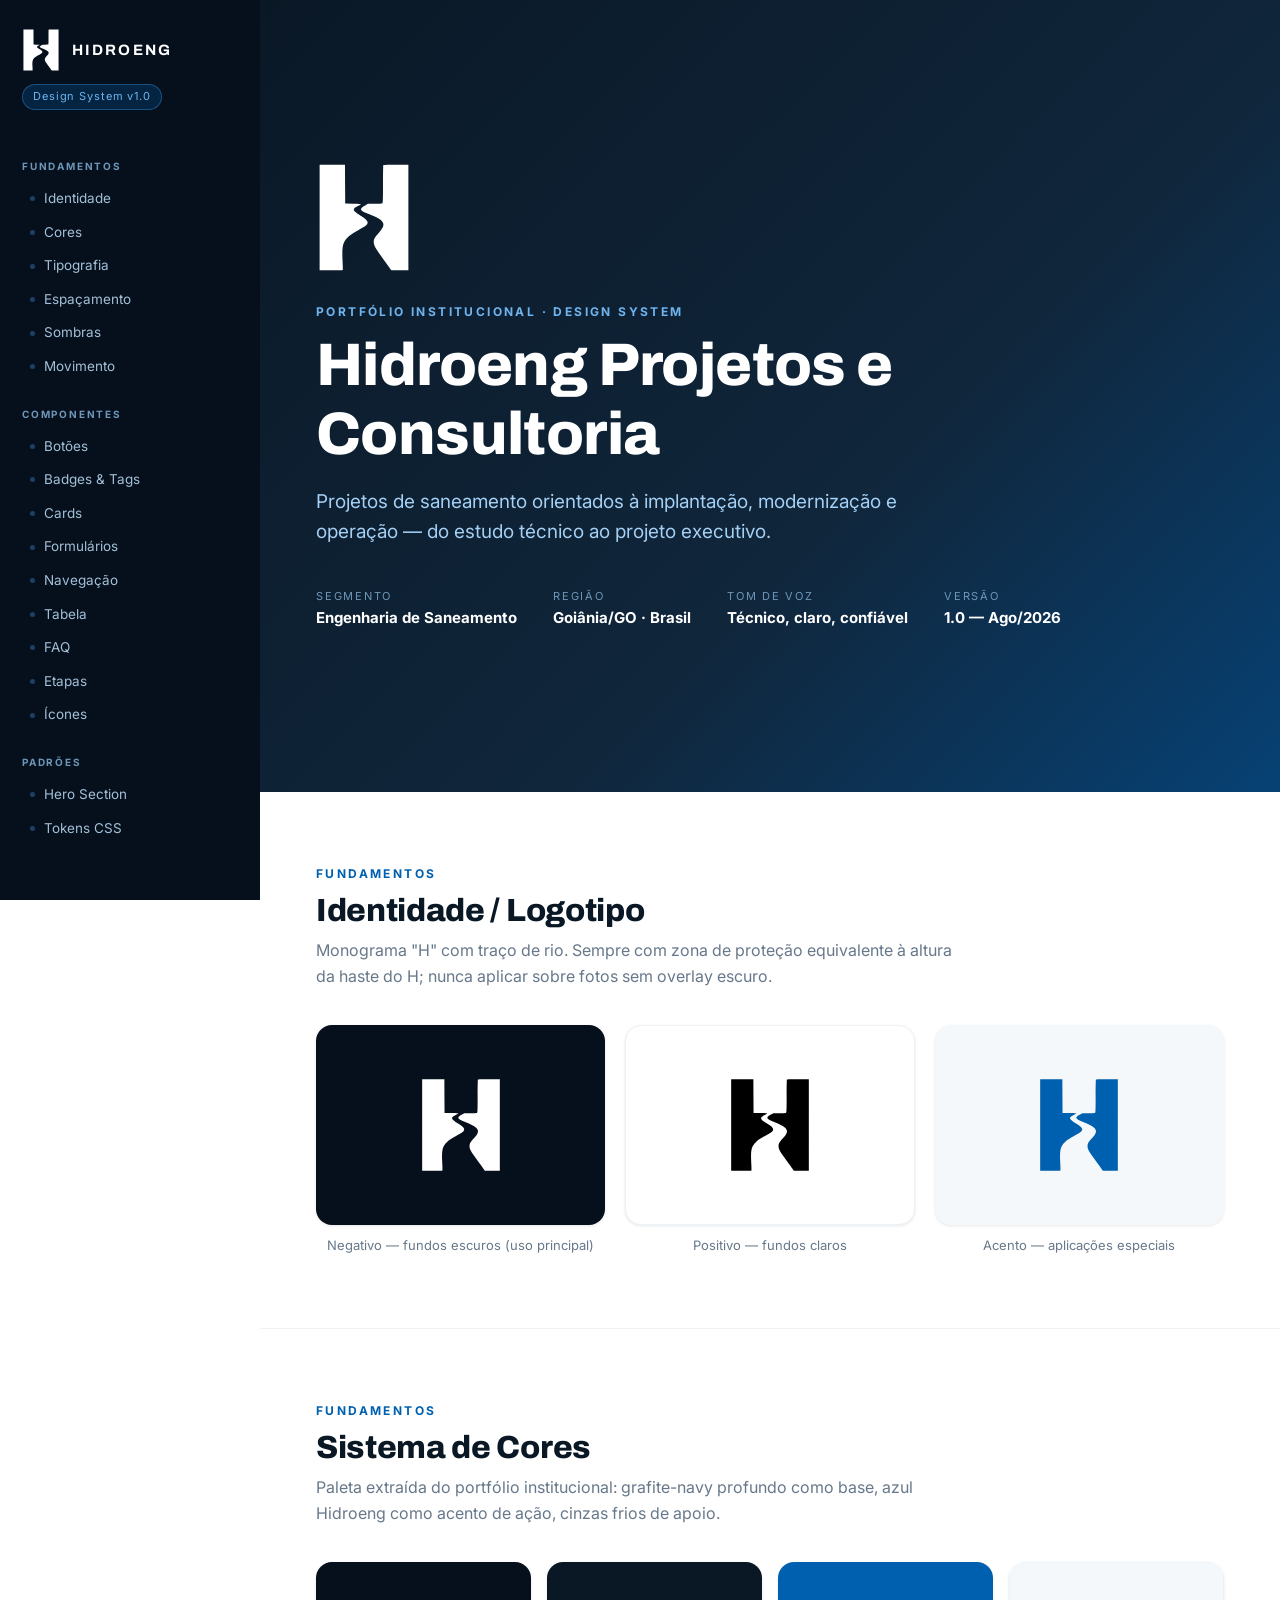
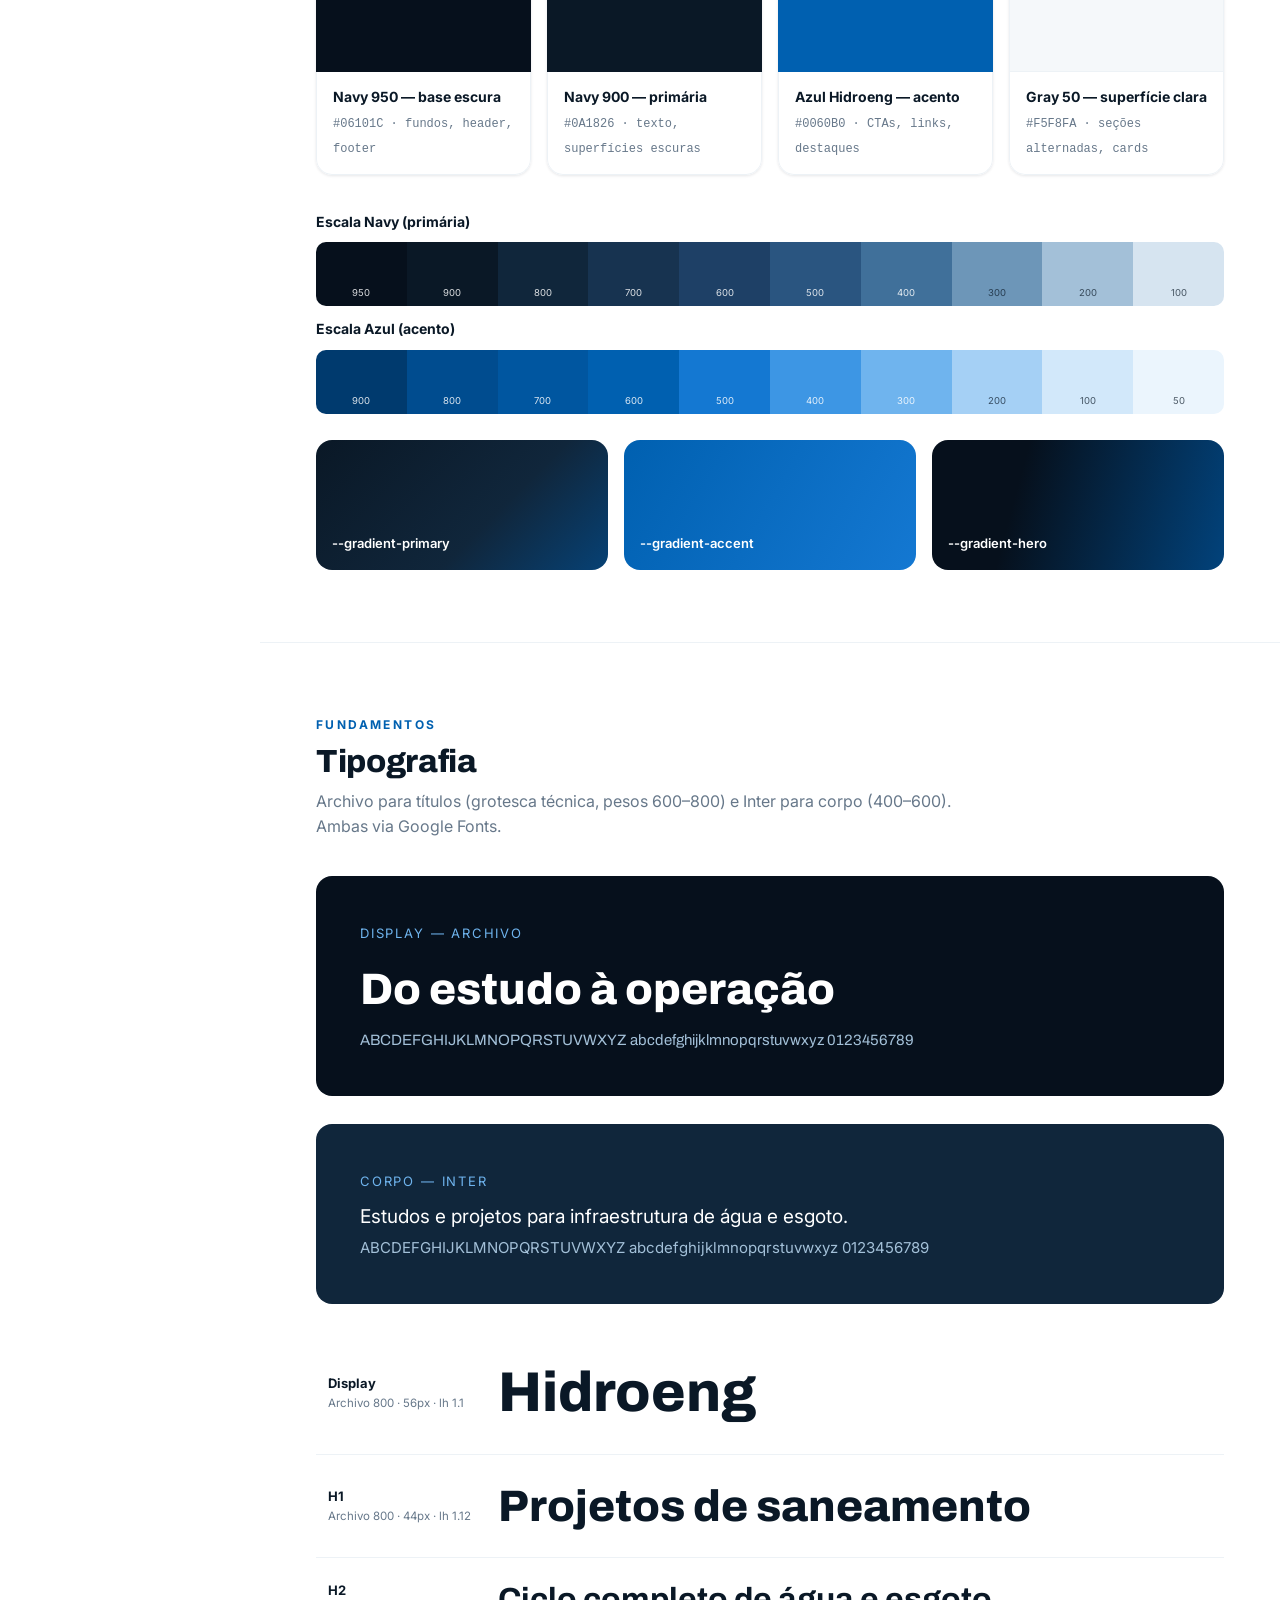
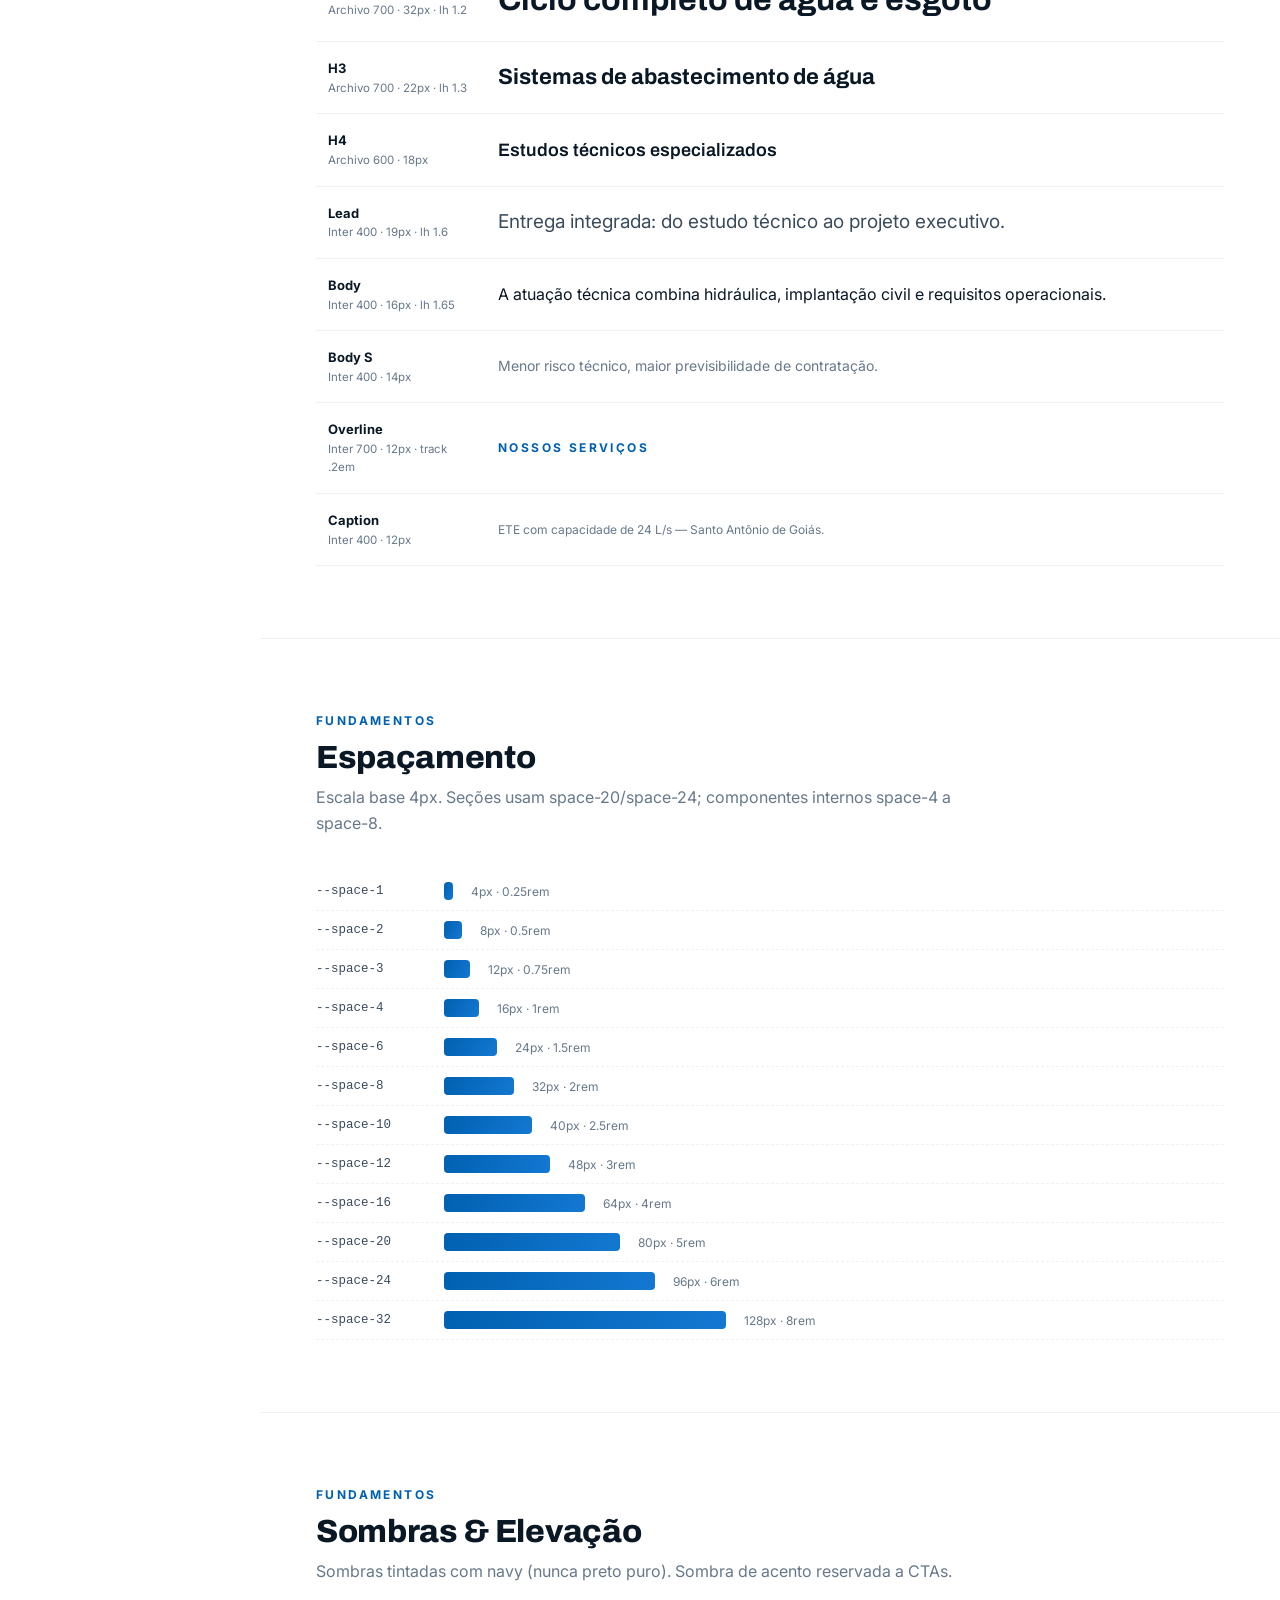
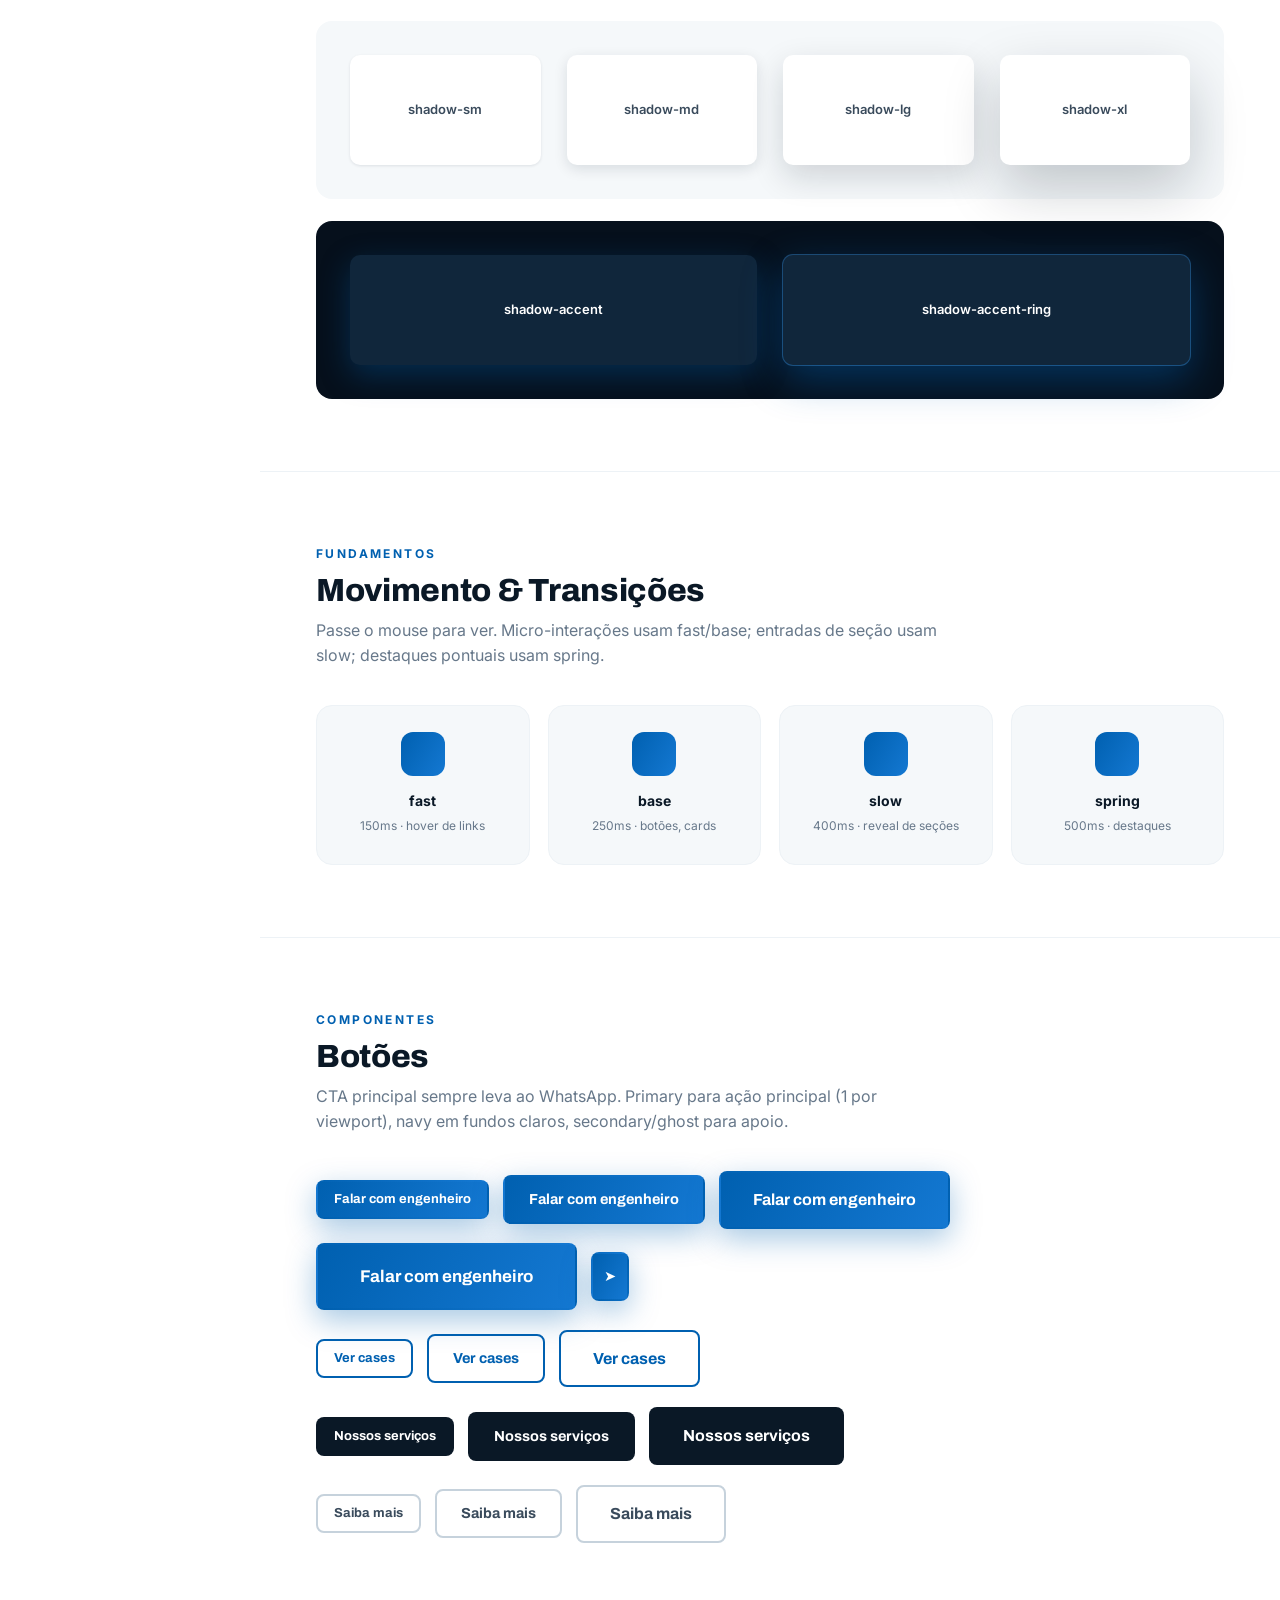
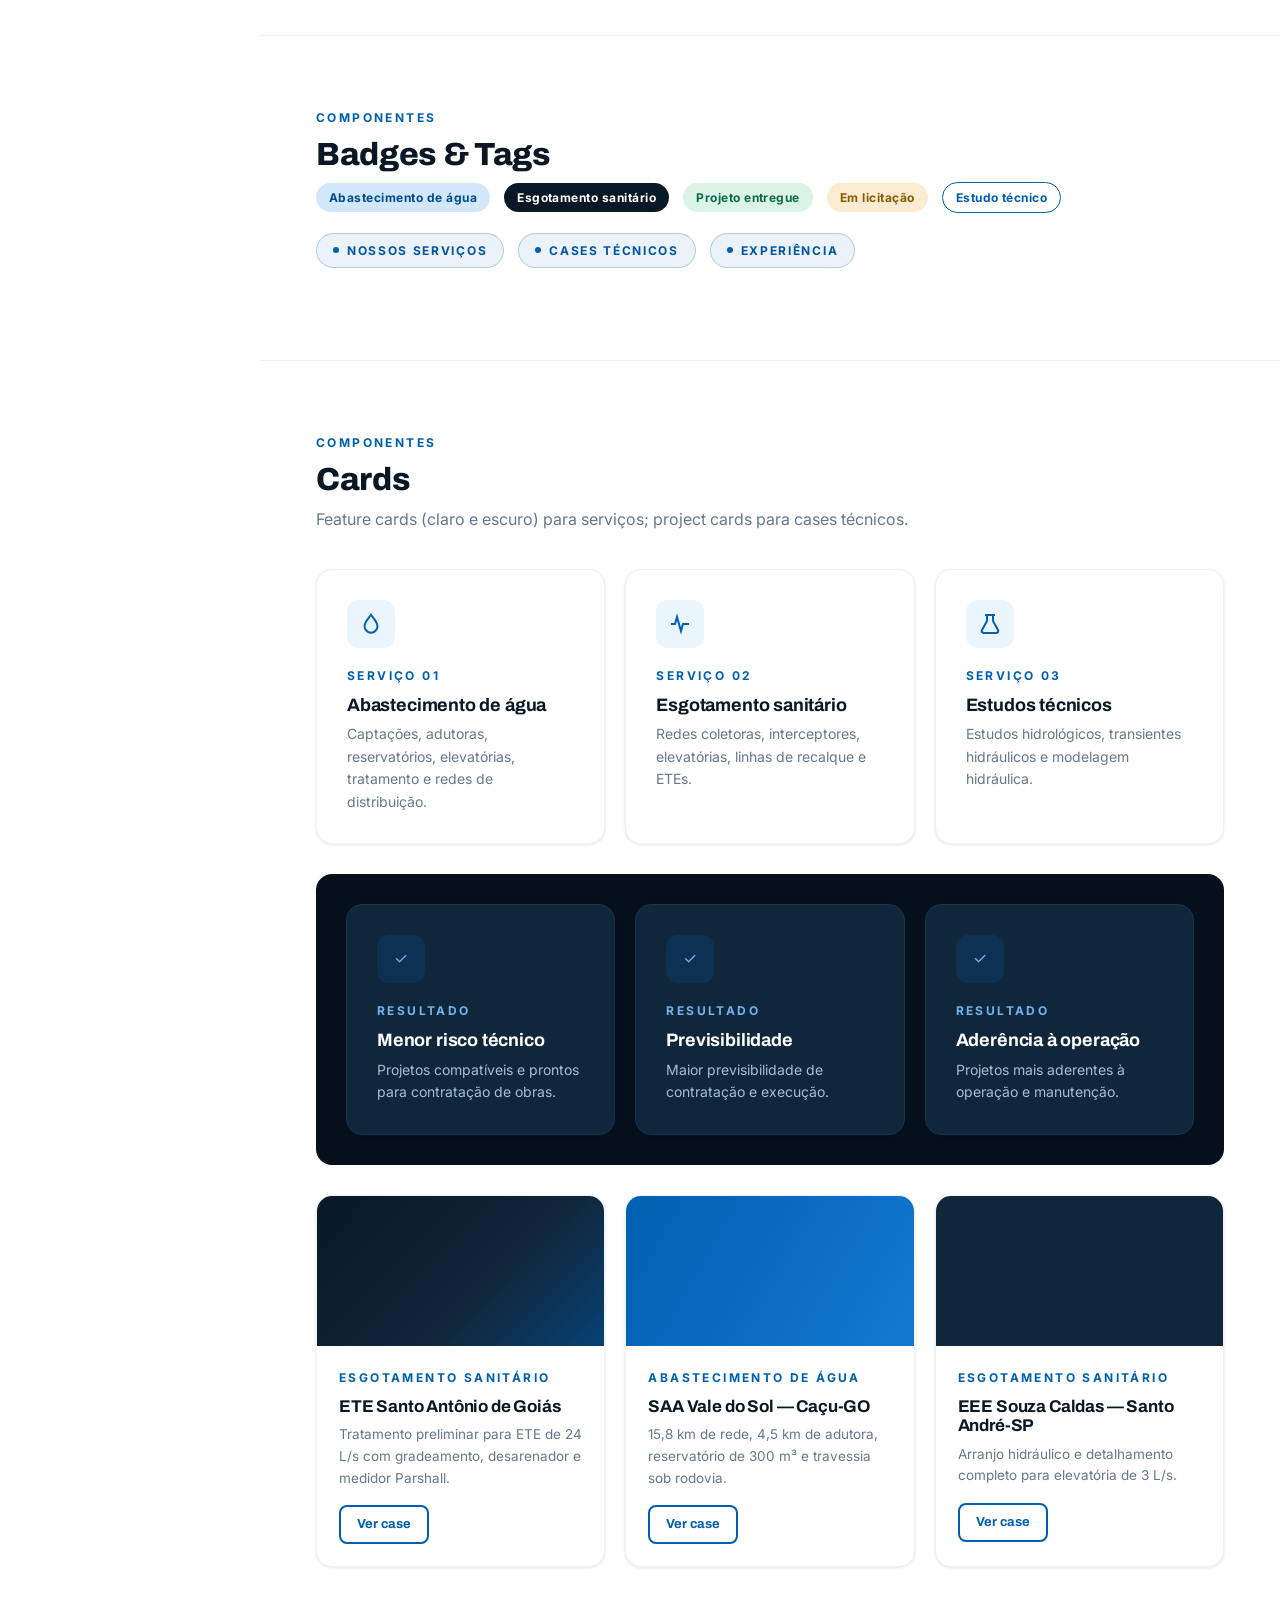
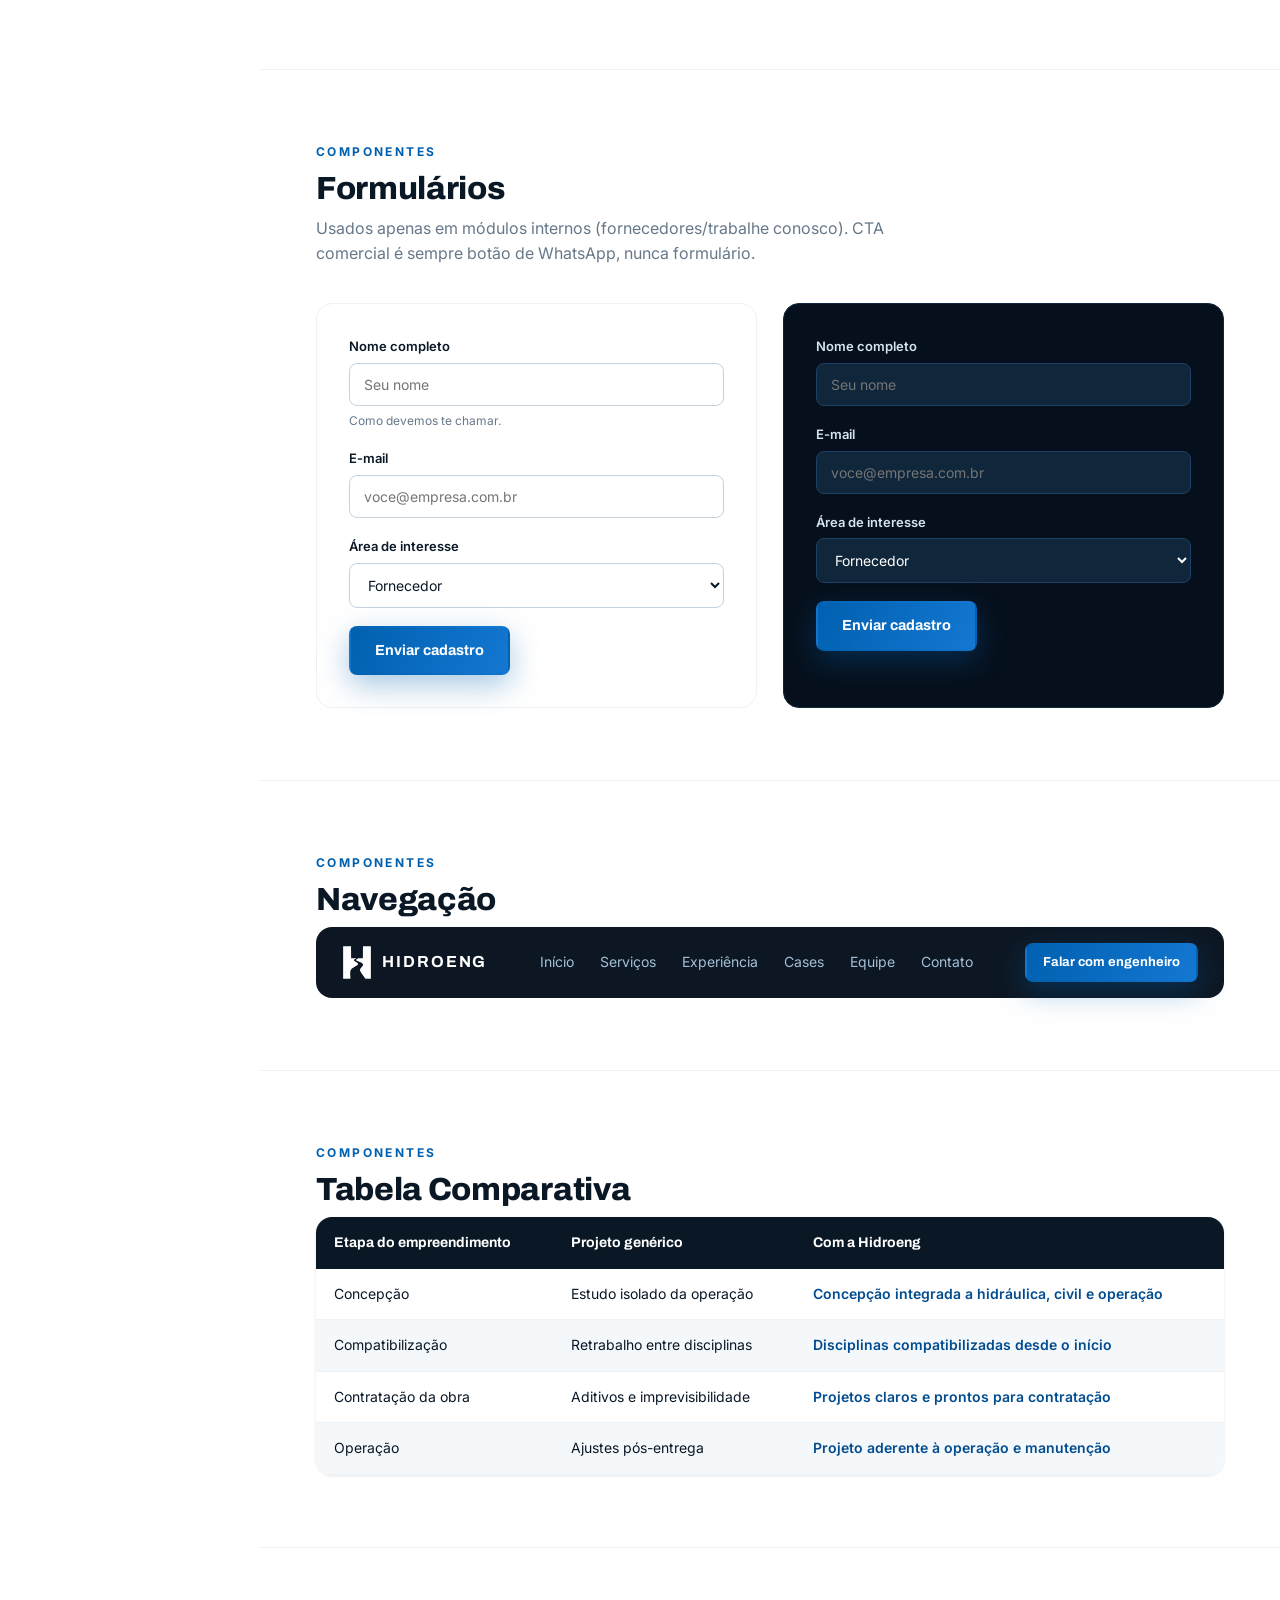
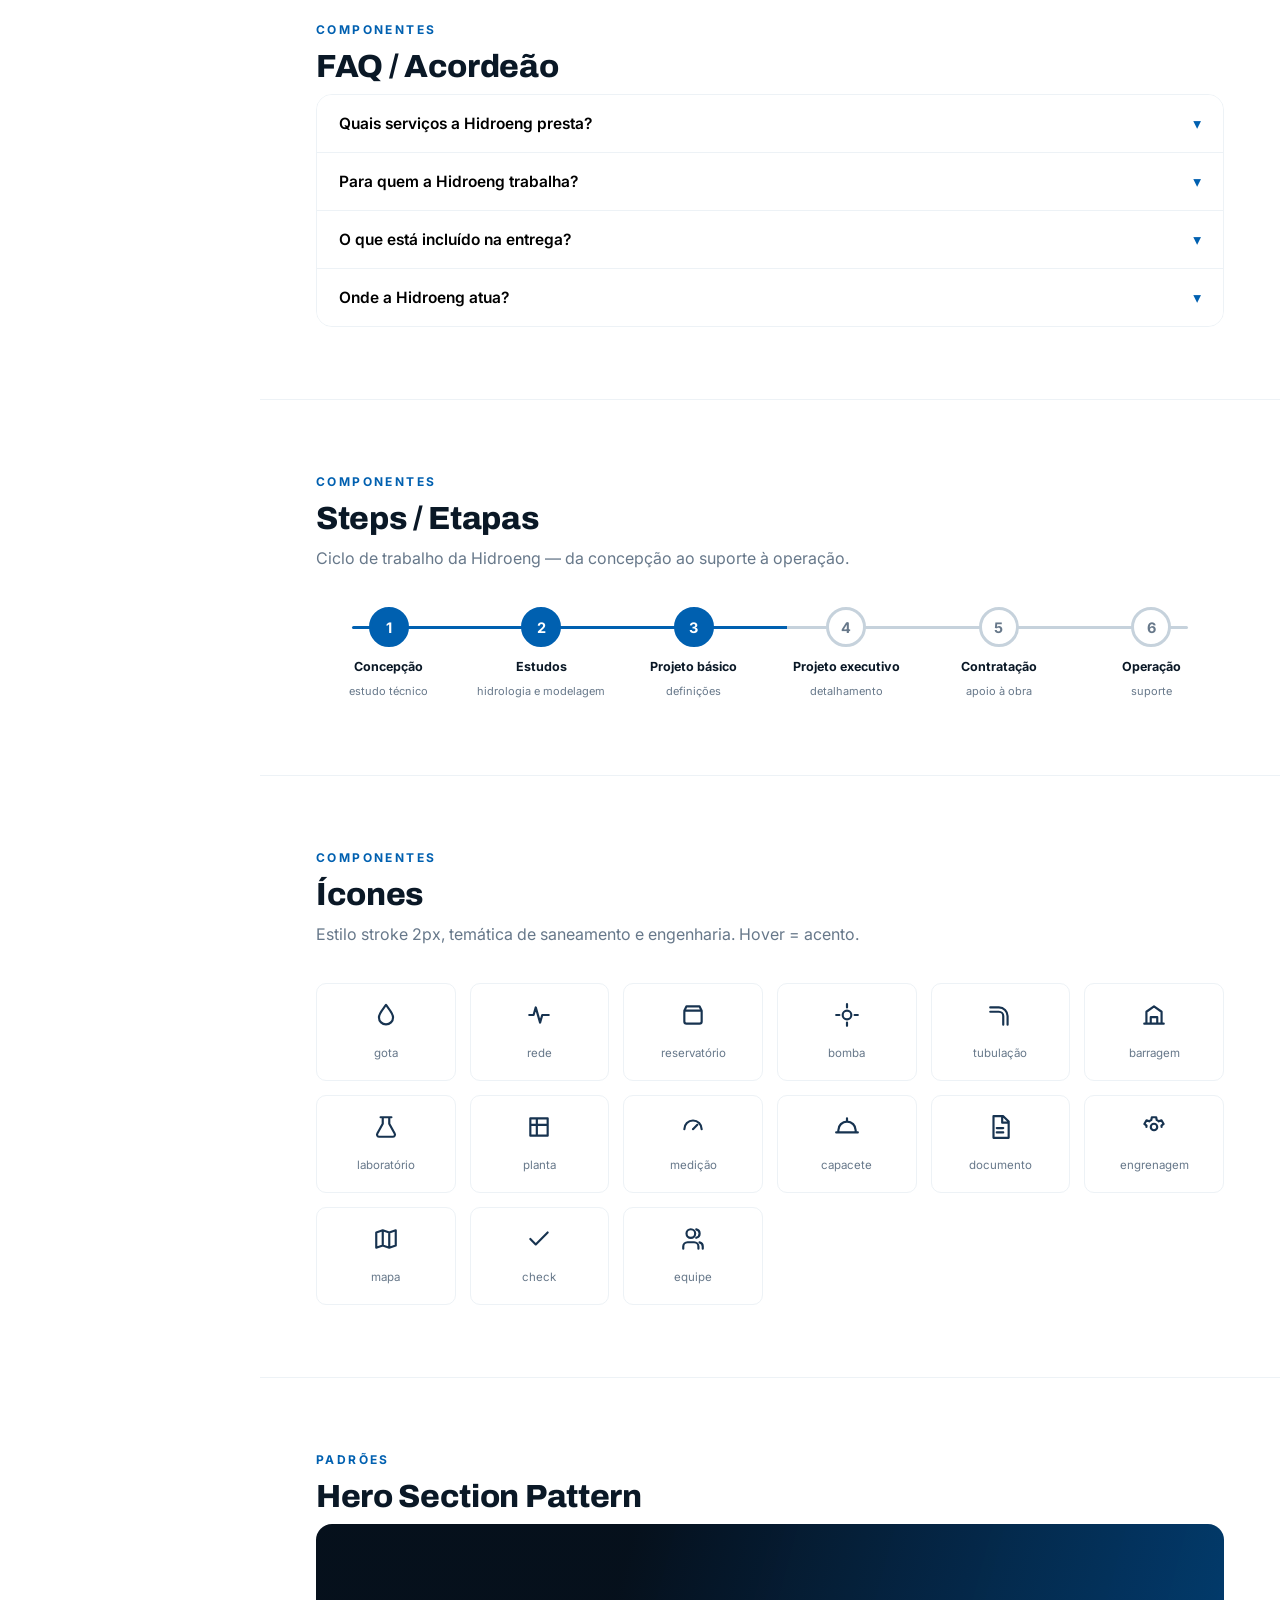
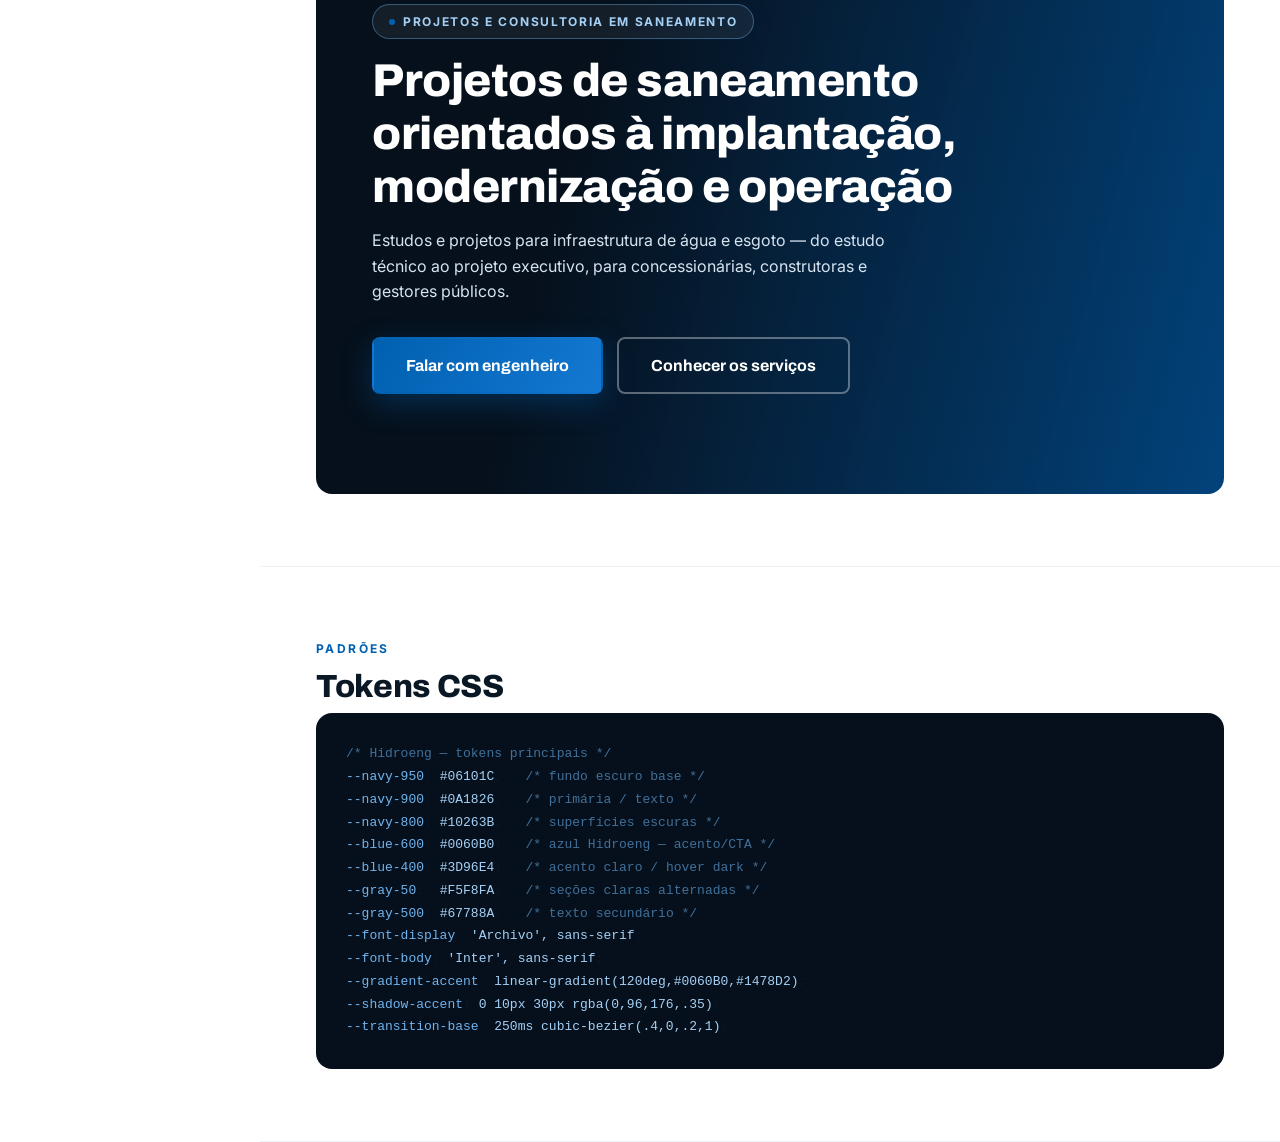
<file: design-system/index.html>
<!DOCTYPE html>
<html lang="pt-BR">
<head>
<meta charset="UTF-8">
<meta name="viewport" content="width=device-width, initial-scale=1.0">
<title>Hidroeng — Design System v1.0</title>
<link rel="preconnect" href="https://fonts.googleapis.com">
<link rel="preconnect" href="https://fonts.gstatic.com" crossorigin>
<link href="https://fonts.googleapis.com/css2?family=Archivo:wght@500;600;700;800&family=Inter:wght@400;500;600;700&display=swap" rel="stylesheet">
<style>
:root{
  /* Cores — extraídas do portfólio institucional Hidroeng */
  --navy-950:#06101C; --navy-900:#0A1826; --navy-800:#10263B; --navy-700:#173350;
  --navy-600:#1E4066; --navy-500:#2A5580; --navy-400:#40709A; --navy-300:#6D96B8;
  --navy-200:#A3C0D8; --navy-100:#D6E4F0;
  --blue-900:#003A6E; --blue-800:#004C8F; --blue-700:#0056A0; --blue-600:#0060B0;
  --blue-500:#1478D2; --blue-400:#3D96E4; --blue-300:#6FB4EE; --blue-200:#A5D0F5;
  --blue-100:#D2E8FA; --blue-50:#EBF5FD;
  --ink:#0A1826; --paper:#FFFFFF; --gray-50:#F5F8FA; --gray-100:#EDF2F6;
  --gray-300:#C6D2DC; --gray-500:#67788A; --gray-700:#3A4B5C;
  --success:#1B9E6B; --warning:#D98E04; --danger:#C93A3A;
  /* Gradientes */
  --gradient-primary:linear-gradient(135deg,#0A1826 0%,#10263B 60%,#0056A0 130%);
  --gradient-accent:linear-gradient(120deg,#0060B0 0%,#1478D2 100%);
  --gradient-hero:linear-gradient(105deg,rgba(6,16,28,.96) 30%,rgba(0,86,160,.72) 100%);
  /* Tipografia */
  --font-display:'Archivo',system-ui,sans-serif;
  --font-body:'Inter',system-ui,sans-serif;
  /* Sombras tintadas com navy */
  --shadow-sm:0 1px 3px rgba(10,24,38,.10);
  --shadow-md:0 4px 14px rgba(10,24,38,.12);
  --shadow-lg:0 12px 32px rgba(10,24,38,.16);
  --shadow-xl:0 24px 56px rgba(10,24,38,.22);
  --shadow-accent:0 10px 30px rgba(0,96,176,.35);
  /* Movimento */
  --transition-fast:150ms cubic-bezier(.4,0,.2,1);
  --transition-base:250ms cubic-bezier(.4,0,.2,1);
  --transition-slow:400ms cubic-bezier(.4,0,.2,1);
  --transition-spring:500ms cubic-bezier(.34,1.56,.64,1);
  --radius:10px; --radius-lg:16px;
}
*{margin:0;padding:0;box-sizing:border-box}
body{font-family:var(--font-body);color:var(--ink);background:var(--paper);line-height:1.6}
h1,h2,h3,h4{font-family:var(--font-display);line-height:1.15;letter-spacing:-.01em}
/* Layout */
.sidebar{position:fixed;inset:0 auto 0 0;width:260px;background:var(--navy-950);color:#fff;padding:28px 22px;overflow-y:auto;z-index:50}
.main{margin-left:260px}
.sidebar .logo{display:flex;align-items:center;gap:12px;margin-bottom:10px}
.sidebar .logo img{width:38px}
.sidebar .logo b{font-family:var(--font-display);letter-spacing:.14em;font-size:15px}
.badge-version{display:inline-block;font-size:11px;letter-spacing:.08em;background:rgba(0,96,176,.25);color:var(--blue-300);border:1px solid rgba(61,150,228,.4);padding:3px 10px;border-radius:99px;margin-bottom:26px}
.sidebar h5{font-size:10px;letter-spacing:.18em;text-transform:uppercase;color:var(--navy-300);margin:22px 0 8px}
.sidebar a{display:flex;align-items:center;gap:9px;color:var(--navy-200);text-decoration:none;font-size:13.5px;padding:6px 8px;border-radius:6px;transition:all var(--transition-fast)}
.sidebar a::before{content:"";width:5px;height:5px;border-radius:50%;background:var(--navy-600);transition:background var(--transition-fast)}
.sidebar a:hover,.sidebar a.active{color:#fff;background:rgba(255,255,255,.06)}
.sidebar a.active::before{background:var(--blue-400)}
section{padding:72px 56px;border-bottom:1px solid var(--gray-100);scroll-margin-top:20px}
.overline{font-size:12px;font-weight:700;letter-spacing:.2em;text-transform:uppercase;color:var(--blue-600);margin-bottom:10px;display:block}
section>h2{font-size:32px;font-weight:800;margin-bottom:8px}
section>.desc{color:var(--gray-500);max-width:640px;margin-bottom:36px}
/* Cover */
.cover{background:var(--gradient-primary);color:#fff;min-height:88vh;display:flex;flex-direction:column;justify-content:center;border:none}
.cover img{width:96px;margin-bottom:28px}
.cover h1{font-size:clamp(38px,5vw,60px);font-weight:800;max-width:760px}
.cover p.slogan{font-size:19px;color:var(--blue-200);margin:18px 0 40px;max-width:640px}
.meta{display:flex;gap:36px;flex-wrap:wrap}
.meta div span{display:block;font-size:11px;letter-spacing:.16em;text-transform:uppercase;color:var(--navy-300)}
.meta div b{font-size:15px}
/* Logos */
.logo-grid{display:grid;grid-template-columns:repeat(auto-fit,minmax(240px,1fr));gap:20px}
.logo-card{border-radius:var(--radius-lg);padding:44px;display:flex;align-items:center;justify-content:center;min-height:200px;box-shadow:var(--shadow-sm)}
.logo-card img{width:84px}
.logo-card figcaption{position:absolute}
.logo-grid figure{position:relative}
.logo-grid figure p{margin-top:10px;font-size:13px;color:var(--gray-500);text-align:center}
/* Colors */
.swatch-row{display:grid;grid-template-columns:repeat(auto-fit,minmax(200px,1fr));gap:16px;margin-bottom:34px}
.swatch{border-radius:var(--radius-lg);overflow:hidden;box-shadow:var(--shadow-sm)}
.swatch .chip{height:110px}
.swatch .info{padding:14px 16px;background:#fff;border:1px solid var(--gray-100);border-top:none;border-radius:0 0 var(--radius-lg) var(--radius-lg)}
.swatch .info b{display:block;font-size:14px}
.swatch .info code{font-size:12px;color:var(--gray-500)}
.scale{display:grid;grid-template-columns:repeat(10,1fr);border-radius:var(--radius);overflow:hidden;margin-bottom:10px}
.scale div{height:64px;position:relative}
.scale div i{position:absolute;bottom:6px;left:0;right:0;text-align:center;font-style:normal;font-size:9.5px;color:rgba(255,255,255,.85)}
.scale div:nth-last-child(-n+3) i{color:rgba(10,24,38,.7)}
.gradient-row{display:grid;grid-template-columns:repeat(auto-fit,minmax(220px,1fr));gap:16px;margin-top:26px}
.gradient-card{height:130px;border-radius:var(--radius-lg);display:flex;align-items:flex-end;padding:16px;color:#fff;font-size:13px;font-weight:600}
/* Type */
.type-hero{background:var(--navy-950);color:#fff;border-radius:var(--radius-lg);padding:44px;margin-bottom:28px}
.type-hero .fam{font-size:13px;color:var(--blue-300);letter-spacing:.14em;text-transform:uppercase}
.type-hero .sample-display{font-family:var(--font-display);font-size:44px;font-weight:800;margin:8px 0 4px}
.type-hero .alphabet{color:var(--navy-200);font-size:15px;word-break:break-all}
.type-table{width:100%;border-collapse:collapse}
.type-table td{padding:16px 12px;border-bottom:1px solid var(--gray-100);vertical-align:middle}
.type-table td:first-child{width:170px}
.type-table .tname{font-size:13px;font-weight:700}
.type-table .tspec{font-size:11.5px;color:var(--gray-500)}
/* Spacing */
.space-row{display:flex;align-items:center;gap:18px;padding:9px 0;border-bottom:1px dashed var(--gray-100)}
.space-row code{width:110px;font-size:12.5px;color:var(--gray-700)}
.space-row .bar{height:18px;background:var(--gradient-accent);border-radius:4px}
.space-row span{font-size:12px;color:var(--gray-500)}
/* Shadows */
.shadow-grid{display:grid;grid-template-columns:repeat(auto-fit,minmax(180px,1fr));gap:26px;background:var(--gray-50);padding:34px;border-radius:var(--radius-lg)}
.shadow-card{background:#fff;border-radius:var(--radius);height:110px;display:flex;align-items:center;justify-content:center;font-size:13px;font-weight:600;color:var(--gray-700)}
.shadow-dark{background:var(--navy-950);padding:34px;border-radius:var(--radius-lg);display:grid;grid-template-columns:repeat(auto-fit,minmax(180px,1fr));gap:26px;margin-top:22px}
.shadow-dark .shadow-card{background:var(--navy-800);color:#fff}
/* Motion */
.motion-grid{display:grid;grid-template-columns:repeat(auto-fit,minmax(190px,1fr));gap:18px}
.motion-box{background:var(--gray-50);border:1px solid var(--gray-100);border-radius:var(--radius-lg);padding:26px;text-align:center;cursor:pointer}
.motion-box .dot{width:44px;height:44px;margin:0 auto 14px;border-radius:12px;background:var(--gradient-accent)}
.motion-box b{font-size:14px;display:block}
.motion-box span{font-size:12px;color:var(--gray-500)}
.motion-box:nth-child(1) .dot{transition:transform var(--transition-fast)}
.motion-box:nth-child(2) .dot{transition:transform var(--transition-base)}
.motion-box:nth-child(3) .dot{transition:transform var(--transition-slow)}
.motion-box:nth-child(4) .dot{transition:transform var(--transition-spring)}
.motion-box:hover .dot{transform:translateY(-10px) rotate(8deg) scale(1.08)}
/* Buttons */
.btn{display:inline-flex;align-items:center;gap:8px;font-family:var(--font-display);font-weight:700;border-radius:8px;border:2px solid transparent;cursor:pointer;text-decoration:none;transition:all var(--transition-base)}
.btn-sm{padding:7px 16px;font-size:13px}.btn-base{padding:11px 24px;font-size:14.5px}
.btn-lg{padding:14px 32px;font-size:16px}.btn-xl{padding:18px 42px;font-size:17px}
.btn-icon{padding:11px;font-size:14.5px}
.btn-primary{background:var(--gradient-accent);color:#fff;box-shadow:var(--shadow-accent)}
.btn-primary:hover{transform:translateY(-2px);box-shadow:0 14px 36px rgba(0,96,176,.45)}
.btn-secondary{border-color:var(--blue-600);color:var(--blue-600);background:transparent}
.btn-secondary:hover{background:var(--blue-50)}
.btn-navy{background:var(--navy-900);color:#fff}
.btn-navy:hover{background:var(--navy-800);transform:translateY(-2px)}
.btn-ghost{border-color:var(--gray-300);color:var(--gray-700)}
.btn-ghost:hover{border-color:var(--gray-500)}
.btn-row{display:flex;gap:14px;align-items:center;flex-wrap:wrap;margin-bottom:20px}
/* Badges */
.badge{display:inline-block;font-size:12px;font-weight:700;letter-spacing:.04em;padding:5px 13px;border-radius:99px}
.badge-accent{background:var(--blue-100);color:var(--blue-800)}
.badge-primary{background:var(--navy-900);color:#fff}
.badge-success{background:#DBF3E9;color:#0E6B47}
.badge-warning{background:#FBEBD0;color:#8A5A02}
.badge-outline{border:1.5px solid var(--blue-600);color:var(--blue-600)}
.pill-overline{display:inline-flex;align-items:center;gap:8px;background:rgba(0,96,176,.08);border:1px solid rgba(0,96,176,.25);color:var(--blue-700);font-size:12px;font-weight:700;letter-spacing:.14em;text-transform:uppercase;padding:7px 16px;border-radius:99px}
.pill-overline::before{content:"";width:6px;height:6px;border-radius:50%;background:var(--blue-600)}
/* Cards */
.card-grid{display:grid;grid-template-columns:repeat(auto-fit,minmax(250px,1fr));gap:20px;margin-bottom:30px}
.fcard{background:#fff;border:1px solid var(--gray-100);border-radius:var(--radius-lg);padding:30px;position:relative;overflow:hidden;transition:all var(--transition-base);box-shadow:var(--shadow-sm)}
.fcard::before{content:"";position:absolute;top:0;left:0;right:0;height:4px;background:var(--gradient-accent);transform:scaleX(0);transform-origin:left;transition:transform var(--transition-base)}
.fcard:hover{box-shadow:var(--shadow-lg);transform:translateY(-4px)}
.fcard:hover::before{transform:scaleX(1)}
.fcard .ico{width:48px;height:48px;border-radius:12px;background:var(--blue-50);display:flex;align-items:center;justify-content:center;margin-bottom:18px;color:var(--blue-600)}
.fcard h3{font-size:18px;margin:6px 0 8px}
.fcard p{font-size:14px;color:var(--gray-500)}
.dark-cards{background:var(--navy-950);border-radius:var(--radius-lg);padding:30px}
.dark-cards .fcard{background:var(--navy-800);border-color:var(--navy-700)}
.dark-cards .fcard h3{color:#fff}
.dark-cards .fcard p{color:var(--navy-200)}
.dark-cards .fcard .ico{background:rgba(0,96,176,.2);color:var(--blue-300)}
.pcard{background:#fff;border:1px solid var(--gray-100);border-radius:var(--radius-lg);overflow:hidden;transition:all var(--transition-base);box-shadow:var(--shadow-sm)}
.pcard:hover{box-shadow:var(--shadow-lg);transform:translateY(-4px)}
.pcard .img{height:150px;background:var(--gradient-primary)}
.pcard .body{padding:22px}
.pcard h3{font-size:17px;margin:4px 0 8px}
.pcard p{font-size:13.5px;color:var(--gray-500);margin-bottom:16px}
/* Forms */
.form-cols{display:grid;grid-template-columns:1fr 1fr;gap:26px}
.form-panel{border-radius:var(--radius-lg);padding:32px;border:1px solid var(--gray-100)}
.form-panel.dark{background:var(--navy-950);border-color:var(--navy-800)}
.field{margin-bottom:18px}
.field label{display:block;font-size:13px;font-weight:600;margin-bottom:6px}
.field input,.field select,.field textarea{width:100%;padding:12px 14px;font-size:14px;font-family:var(--font-body);border:1.5px solid var(--gray-300);border-radius:8px;transition:all var(--transition-fast);background:#fff;color:var(--ink)}
.field input:focus,.field select:focus{outline:none;border-color:var(--blue-600);box-shadow:0 0 0 3px rgba(0,96,176,.18)}
.field .hint{font-size:12px;color:var(--gray-500);margin-top:5px}
.form-panel.dark label{color:var(--navy-100)}
.form-panel.dark input,.form-panel.dark select{background:var(--navy-800);border-color:var(--navy-600);color:#fff}
/* Nav */
.nav-mock{display:flex;align-items:center;justify-content:space-between;background:rgba(6,16,28,.97);border-radius:var(--radius-lg);padding:16px 26px;color:#fff}
.nav-mock .brand{display:flex;align-items:center;gap:10px;font-family:var(--font-display);font-weight:700;letter-spacing:.12em}
.nav-mock .brand img{width:30px}
.nav-mock nav{display:flex;gap:26px}
.nav-mock nav a{color:var(--navy-200);text-decoration:none;font-size:14px;transition:color var(--transition-fast)}
.nav-mock nav a:hover{color:#fff}
/* Table */
.cmp{width:100%;border-collapse:collapse;border-radius:var(--radius-lg);overflow:hidden;box-shadow:var(--shadow-sm)}
.cmp th{background:var(--navy-900);color:#fff;text-align:left;padding:15px 18px;font-family:var(--font-display);font-size:14px}
.cmp td{padding:14px 18px;font-size:14px;border-bottom:1px solid var(--gray-100)}
.cmp tr:nth-child(even) td{background:var(--gray-50)}
.cmp td:last-child{color:var(--blue-800);font-weight:600}
/* FAQ */
.faq{border:1px solid var(--gray-100);border-radius:var(--radius-lg);overflow:hidden}
.faq-item+.faq-item{border-top:1px solid var(--gray-100)}
.faq-q{width:100%;text-align:left;background:#fff;border:none;padding:19px 22px;font-size:15.5px;font-weight:600;font-family:var(--font-body);cursor:pointer;display:flex;justify-content:space-between;align-items:center;transition:background var(--transition-fast)}
.faq-q:hover{background:var(--gray-50)}
.faq-q .chev{transition:transform var(--transition-base);color:var(--blue-600)}
.faq-item.open .chev{transform:rotate(180deg)}
.faq-a{max-height:0;overflow:hidden;transition:max-height var(--transition-slow)}
.faq-a p{padding:0 22px 20px;font-size:14.5px;color:var(--gray-500)}
/* Steps */
.steps{display:flex;justify-content:space-between;position:relative;margin-top:14px}
.steps::before{content:"";position:absolute;top:19px;left:4%;right:4%;height:3px;background:linear-gradient(90deg,var(--blue-600) 0 52%,var(--gray-300) 52% 100%);border-radius:2px}
.step{position:relative;text-align:center;width:16%}
.step .n{width:40px;height:40px;margin:0 auto 10px;border-radius:50%;display:flex;align-items:center;justify-content:center;font-weight:700;font-size:14.5px;background:var(--blue-600);color:#fff;border:3px solid var(--blue-600);position:relative;z-index:1}
.step.todo .n{background:#fff;color:var(--gray-500);border-color:var(--gray-300)}
.step b{font-size:12.5px;display:block}
.step span{font-size:11px;color:var(--gray-500)}
/* Icons */
.icon-grid{display:grid;grid-template-columns:repeat(auto-fill,minmax(120px,1fr));gap:14px}
.icon-cell{border:1px solid var(--gray-100);border-radius:var(--radius);padding:18px 10px;text-align:center;transition:all var(--transition-fast)}
.icon-cell svg{stroke:var(--navy-700);transition:stroke var(--transition-fast)}
.icon-cell:hover{border-color:var(--blue-300)}
.icon-cell:hover svg{stroke:var(--blue-600)}
.icon-cell span{display:block;font-size:11.5px;color:var(--gray-500);margin-top:8px}
/* Hero pattern */
.hero-mock{background:var(--gradient-hero),var(--navy-950);border-radius:var(--radius-lg);color:#fff;padding:80px 56px}
.hero-mock h1{font-size:clamp(30px,4vw,46px);font-weight:800;max-width:680px;margin:16px 0 14px}
.hero-mock p{color:var(--navy-100);max-width:560px;margin-bottom:32px}
/* Tokens */
.code-block{background:var(--navy-950);border-radius:var(--radius-lg);padding:30px;overflow-x:auto}
.code-block pre{font-family:ui-monospace,Consolas,monospace;font-size:13px;line-height:1.75}
.code-block .k{color:#6FB4EE}.code-block .v{color:#A5D0F5}.code-block .c{color:#40709A}
/* Scroll top */
#toTop{position:fixed;bottom:26px;right:26px;width:46px;height:46px;border-radius:50%;border:none;background:var(--gradient-accent);color:#fff;font-size:19px;cursor:pointer;opacity:0;pointer-events:none;transition:all var(--transition-base);box-shadow:var(--shadow-accent);z-index:60}
#toTop.show{opacity:1;pointer-events:auto}
@media(max-width:900px){.sidebar{display:none}.main{margin-left:0}section{padding:52px 24px}.form-cols{grid-template-columns:1fr}.steps{flex-wrap:wrap}.step{width:30%;margin-bottom:18px}}
</style>
</head>
<body>

<aside class="sidebar">
  <div class="logo"><img src="assets/logo-branco.svg" alt="Hidroeng"><b>HIDROENG</b></div>
  <span class="badge-version">Design System v1.0</span>
  <h5>Fundamentos</h5>
  <a href="#identidade">Identidade</a><a href="#cores">Cores</a><a href="#tipografia">Tipografia</a>
  <a href="#espacamento">Espaçamento</a><a href="#sombras">Sombras</a><a href="#movimento">Movimento</a>
  <h5>Componentes</h5>
  <a href="#botoes">Botões</a><a href="#badges">Badges &amp; Tags</a><a href="#cards">Cards</a>
  <a href="#formularios">Formulários</a><a href="#navegacao">Navegação</a><a href="#tabela">Tabela</a>
  <a href="#faq">FAQ</a><a href="#steps">Etapas</a><a href="#icones">Ícones</a>
  <h5>Padrões</h5>
  <a href="#hero">Hero Section</a><a href="#tokens">Tokens CSS</a>
</aside>

<main class="main">

<section class="cover" id="capa">
  <img src="assets/logo-branco.svg" alt="Hidroeng">
  <span class="overline" style="color:var(--blue-300)">Portfólio Institucional · Design System</span>
  <h1>Hidroeng Projetos e Consultoria</h1>
  <p class="slogan">Projetos de saneamento orientados à implantação, modernização e operação — do estudo técnico ao projeto executivo.</p>
  <div class="meta">
    <div><span>Segmento</span><b>Engenharia de Saneamento</b></div>
    <div><span>Região</span><b>Goiânia/GO · Brasil</b></div>
    <div><span>Tom de voz</span><b>Técnico, claro, confiável</b></div>
    <div><span>Versão</span><b>1.0 — Ago/2026</b></div>
  </div>
</section>

<section id="identidade">
  <span class="overline">Fundamentos</span><h2>Identidade / Logotipo</h2>
  <p class="desc">Monograma "H" com traço de rio. Sempre com zona de proteção equivalente à altura da haste do H; nunca aplicar sobre fotos sem overlay escuro.</p>
  <div class="logo-grid">
    <figure><div class="logo-card" style="background:var(--navy-950)"><img src="assets/logo-branco.svg" alt="Logo branco"></div><p>Negativo — fundos escuros (uso principal)</p></figure>
    <figure><div class="logo-card" style="background:#fff;border:1px solid var(--gray-100)"><img src="assets/logo-preto.svg" alt="Logo preto"></div><p>Positivo — fundos claros</p></figure>
    <figure><div class="logo-card" style="background:var(--gray-50)"><img src="assets/logo-azul.svg" alt="Logo azul"></div><p>Acento — aplicações especiais</p></figure>
  </div>
</section>

<section id="cores">
  <span class="overline">Fundamentos</span><h2>Sistema de Cores</h2>
  <p class="desc">Paleta extraída do portfólio institucional: grafite-navy profundo como base, azul Hidroeng como acento de ação, cinzas frios de apoio.</p>
  <div class="swatch-row">
    <div class="swatch"><div class="chip" style="background:var(--navy-950)"></div><div class="info"><b>Navy 950 — base escura</b><code>#06101C · fundos, header, footer</code></div></div>
    <div class="swatch"><div class="chip" style="background:var(--navy-900)"></div><div class="info"><b>Navy 900 — primária</b><code>#0A1826 · texto, superfícies escuras</code></div></div>
    <div class="swatch"><div class="chip" style="background:var(--blue-600)"></div><div class="info"><b>Azul Hidroeng — acento</b><code>#0060B0 · CTAs, links, destaques</code></div></div>
    <div class="swatch"><div class="chip" style="background:var(--gray-50);border:1px solid var(--gray-100)"></div><div class="info"><b>Gray 50 — superfície clara</b><code>#F5F8FA · seções alternadas, cards</code></div></div>
  </div>
  <b style="font-size:14px">Escala Navy (primária)</b>
  <div class="scale" style="margin-top:8px">
    <div style="background:#06101C"><i>950</i></div><div style="background:#0A1826"><i>900</i></div><div style="background:#10263B"><i>800</i></div><div style="background:#173350"><i>700</i></div><div style="background:#1E4066"><i>600</i></div><div style="background:#2A5580"><i>500</i></div><div style="background:#40709A"><i>400</i></div><div style="background:#6D96B8"><i>300</i></div><div style="background:#A3C0D8"><i>200</i></div><div style="background:#D6E4F0"><i>100</i></div>
  </div>
  <b style="font-size:14px">Escala Azul (acento)</b>
  <div class="scale" style="margin-top:8px">
    <div style="background:#003A6E"><i>900</i></div><div style="background:#004C8F"><i>800</i></div><div style="background:#0056A0"><i>700</i></div><div style="background:#0060B0"><i>600</i></div><div style="background:#1478D2"><i>500</i></div><div style="background:#3D96E4"><i>400</i></div><div style="background:#6FB4EE"><i>300</i></div><div style="background:#A5D0F5"><i>200</i></div><div style="background:#D2E8FA"><i>100</i></div><div style="background:#EBF5FD"><i>50</i></div>
  </div>
  <div class="gradient-row">
    <div class="gradient-card" style="background:var(--gradient-primary)">--gradient-primary</div>
    <div class="gradient-card" style="background:var(--gradient-accent)">--gradient-accent</div>
    <div class="gradient-card" style="background:var(--gradient-hero),#06101C">--gradient-hero</div>
  </div>
</section>

<section id="tipografia">
  <span class="overline">Fundamentos</span><h2>Tipografia</h2>
  <p class="desc">Archivo para títulos (grotesca técnica, pesos 600–800) e Inter para corpo (400–600). Ambas via Google Fonts.</p>
  <div class="type-hero">
    <span class="fam">Display — Archivo</span>
    <div class="sample-display">Do estudo à operação</div>
    <div class="alphabet" style="font-family:var(--font-display)">ABCDEFGHIJKLMNOPQRSTUVWXYZ abcdefghijklmnopqrstuvwxyz 0123456789</div>
  </div>
  <div class="type-hero" style="background:var(--navy-800)">
    <span class="fam">Corpo — Inter</span>
    <div style="font-size:19px;margin:8px 0 4px">Estudos e projetos para infraestrutura de água e esgoto.</div>
    <div class="alphabet">ABCDEFGHIJKLMNOPQRSTUVWXYZ abcdefghijklmnopqrstuvwxyz 0123456789</div>
  </div>
  <table class="type-table">
    <tr><td><div class="tname">Display</div><div class="tspec">Archivo 800 · 56px · lh 1.1</div></td><td style="font-family:var(--font-display);font-weight:800;font-size:56px">Hidroeng</td></tr>
    <tr><td><div class="tname">H1</div><div class="tspec">Archivo 800 · 44px · lh 1.12</div></td><td style="font-family:var(--font-display);font-weight:800;font-size:44px">Projetos de saneamento</td></tr>
    <tr><td><div class="tname">H2</div><div class="tspec">Archivo 700 · 32px · lh 1.2</div></td><td style="font-family:var(--font-display);font-weight:700;font-size:32px">Ciclo completo de água e esgoto</td></tr>
    <tr><td><div class="tname">H3</div><div class="tspec">Archivo 700 · 22px · lh 1.3</div></td><td style="font-family:var(--font-display);font-weight:700;font-size:22px">Sistemas de abastecimento de água</td></tr>
    <tr><td><div class="tname">H4</div><div class="tspec">Archivo 600 · 18px</div></td><td style="font-family:var(--font-display);font-weight:600;font-size:18px">Estudos técnicos especializados</td></tr>
    <tr><td><div class="tname">Lead</div><div class="tspec">Inter 400 · 19px · lh 1.6</div></td><td style="font-size:19px;color:var(--gray-700)">Entrega integrada: do estudo técnico ao projeto executivo.</td></tr>
    <tr><td><div class="tname">Body</div><div class="tspec">Inter 400 · 16px · lh 1.65</div></td><td style="font-size:16px">A atuação técnica combina hidráulica, implantação civil e requisitos operacionais.</td></tr>
    <tr><td><div class="tname">Body S</div><div class="tspec">Inter 400 · 14px</div></td><td style="font-size:14px;color:var(--gray-500)">Menor risco técnico, maior previsibilidade de contratação.</td></tr>
    <tr><td><div class="tname">Overline</div><div class="tspec">Inter 700 · 12px · track .2em</div></td><td><span class="overline" style="margin:0">Nossos serviços</span></td></tr>
    <tr><td><div class="tname">Caption</div><div class="tspec">Inter 400 · 12px</div></td><td style="font-size:12px;color:var(--gray-500)">ETE com capacidade de 24 L/s — Santo Antônio de Goiás.</td></tr>
  </table>
</section>

<section id="espacamento">
  <span class="overline">Fundamentos</span><h2>Espaçamento</h2>
  <p class="desc">Escala base 4px. Seções usam space-20/space-24; componentes internos space-4 a space-8.</p>
  <div id="spaces"></div>
</section>

<section id="sombras">
  <span class="overline">Fundamentos</span><h2>Sombras &amp; Elevação</h2>
  <p class="desc">Sombras tintadas com navy (nunca preto puro). Sombra de acento reservada a CTAs.</p>
  <div class="shadow-grid">
    <div class="shadow-card" style="box-shadow:var(--shadow-sm)">shadow-sm</div>
    <div class="shadow-card" style="box-shadow:var(--shadow-md)">shadow-md</div>
    <div class="shadow-card" style="box-shadow:var(--shadow-lg)">shadow-lg</div>
    <div class="shadow-card" style="box-shadow:var(--shadow-xl)">shadow-xl</div>
  </div>
  <div class="shadow-dark">
    <div class="shadow-card" style="box-shadow:var(--shadow-accent)">shadow-accent</div>
    <div class="shadow-card" style="box-shadow:0 0 0 1px rgba(61,150,228,.4),0 14px 40px rgba(0,96,176,.45)">shadow-accent-ring</div>
  </div>
</section>

<section id="movimento">
  <span class="overline">Fundamentos</span><h2>Movimento &amp; Transições</h2>
  <p class="desc">Passe o mouse para ver. Micro-interações usam fast/base; entradas de seção usam slow; destaques pontuais usam spring.</p>
  <div class="motion-grid">
    <div class="motion-box"><div class="dot"></div><b>fast</b><span>150ms · hover de links</span></div>
    <div class="motion-box"><div class="dot"></div><b>base</b><span>250ms · botões, cards</span></div>
    <div class="motion-box"><div class="dot"></div><b>slow</b><span>400ms · reveal de seções</span></div>
    <div class="motion-box"><div class="dot"></div><b>spring</b><span>500ms · destaques</span></div>
  </div>
</section>

<section id="botoes">
  <span class="overline">Componentes</span><h2>Botões</h2>
  <p class="desc">CTA principal sempre leva ao WhatsApp. Primary para ação principal (1 por viewport), navy em fundos claros, secondary/ghost para apoio.</p>
  <div class="btn-row"><a class="btn btn-primary btn-sm">Falar com engenheiro</a><a class="btn btn-primary btn-base">Falar com engenheiro</a><a class="btn btn-primary btn-lg">Falar com engenheiro</a><a class="btn btn-primary btn-xl">Falar com engenheiro</a><a class="btn btn-primary btn-icon">➤</a></div>
  <div class="btn-row"><a class="btn btn-secondary btn-sm">Ver cases</a><a class="btn btn-secondary btn-base">Ver cases</a><a class="btn btn-secondary btn-lg">Ver cases</a></div>
  <div class="btn-row"><a class="btn btn-navy btn-sm">Nossos serviços</a><a class="btn btn-navy btn-base">Nossos serviços</a><a class="btn btn-navy btn-lg">Nossos serviços</a></div>
  <div class="btn-row"><a class="btn btn-ghost btn-sm">Saiba mais</a><a class="btn btn-ghost btn-base">Saiba mais</a><a class="btn btn-ghost btn-lg">Saiba mais</a></div>
</section>

<section id="badges">
  <span class="overline">Componentes</span><h2>Badges &amp; Tags</h2>
  <div class="btn-row"><span class="badge badge-accent">Abastecimento de água</span><span class="badge badge-primary">Esgotamento sanitário</span><span class="badge badge-success">Projeto entregue</span><span class="badge badge-warning">Em licitação</span><span class="badge badge-outline">Estudo técnico</span></div>
  <div class="btn-row"><span class="pill-overline">Nossos serviços</span><span class="pill-overline">Cases técnicos</span><span class="pill-overline">Experiência</span></div>
</section>

<section id="cards">
  <span class="overline">Componentes</span><h2>Cards</h2>
  <p class="desc">Feature cards (claro e escuro) para serviços; project cards para cases técnicos.</p>
  <div class="card-grid">
    <div class="fcard"><div class="ico"><svg width="24" height="24" viewBox="0 0 24 24" fill="none" stroke="currentColor" stroke-width="2"><path d="M12 2.7C9 7 5.5 10.4 5.5 14.2a6.5 6.5 0 0 0 13 0C18.5 10.4 15 7 12 2.7z"/></svg></div><span class="overline">Serviço 01</span><h3>Abastecimento de água</h3><p>Captações, adutoras, reservatórios, elevatórias, tratamento e redes de distribuição.</p></div>
    <div class="fcard"><div class="ico"><svg width="24" height="24" viewBox="0 0 24 24" fill="none" stroke="currentColor" stroke-width="2"><path d="M3 12h4l2-7 4 14 2-7h6"/></svg></div><span class="overline">Serviço 02</span><h3>Esgotamento sanitário</h3><p>Redes coletoras, interceptores, elevatórias, linhas de recalque e ETEs.</p></div>
    <div class="fcard"><div class="ico"><svg width="24" height="24" viewBox="0 0 24 24" fill="none" stroke="currentColor" stroke-width="2"><path d="M9 3v6l-5 9a2 2 0 0 0 1.8 3h12.4A2 2 0 0 0 20 18l-5-9V3M7 3h10"/></svg></div><span class="overline">Serviço 03</span><h3>Estudos técnicos</h3><p>Estudos hidrológicos, transientes hidráulicos e modelagem hidráulica.</p></div>
  </div>
  <div class="dark-cards card-grid" style="margin-bottom:30px">
    <div class="fcard"><div class="ico">✓</div><span class="overline" style="color:var(--blue-300)">Resultado</span><h3>Menor risco técnico</h3><p>Projetos compatíveis e prontos para contratação de obras.</p></div>
    <div class="fcard"><div class="ico">✓</div><span class="overline" style="color:var(--blue-300)">Resultado</span><h3>Previsibilidade</h3><p>Maior previsibilidade de contratação e execução.</p></div>
    <div class="fcard"><div class="ico">✓</div><span class="overline" style="color:var(--blue-300)">Resultado</span><h3>Aderência à operação</h3><p>Projetos mais aderentes à operação e manutenção.</p></div>
  </div>
  <div class="card-grid">
    <div class="pcard"><div class="img"></div><div class="body"><span class="overline">Esgotamento sanitário</span><h3>ETE Santo Antônio de Goiás</h3><p>Tratamento preliminar para ETE de 24 L/s com gradeamento, desarenador e medidor Parshall.</p><a class="btn btn-secondary btn-sm">Ver case</a></div></div>
    <div class="pcard"><div class="img" style="background:var(--gradient-accent)"></div><div class="body"><span class="overline">Abastecimento de água</span><h3>SAA Vale do Sol — Caçu-GO</h3><p>15,8 km de rede, 4,5 km de adutora, reservatório de 300 m³ e travessia sob rodovia.</p><a class="btn btn-secondary btn-sm">Ver case</a></div></div>
    <div class="pcard"><div class="img" style="background:var(--navy-800)"></div><div class="body"><span class="overline">Esgotamento sanitário</span><h3>EEE Souza Caldas — Santo André-SP</h3><p>Arranjo hidráulico e detalhamento completo para elevatória de 3 L/s.</p><a class="btn btn-secondary btn-sm">Ver case</a></div></div>
  </div>
</section>

<section id="formularios">
  <span class="overline">Componentes</span><h2>Formulários</h2>
  <p class="desc">Usados apenas em módulos internos (fornecedores/trabalhe conosco). CTA comercial é sempre botão de WhatsApp, nunca formulário.</p>
  <div class="form-cols">
    <div class="form-panel">
      <div class="field"><label>Nome completo</label><input placeholder="Seu nome"><div class="hint">Como devemos te chamar.</div></div>
      <div class="field"><label>E-mail</label><input placeholder="voce@empresa.com.br"></div>
      <div class="field"><label>Área de interesse</label><select><option>Fornecedor</option><option>Trabalhe conosco</option></select></div>
      <a class="btn btn-primary btn-base">Enviar cadastro</a>
    </div>
    <div class="form-panel dark">
      <div class="field"><label>Nome completo</label><input placeholder="Seu nome"></div>
      <div class="field"><label>E-mail</label><input placeholder="voce@empresa.com.br"></div>
      <div class="field"><label>Área de interesse</label><select><option>Fornecedor</option><option>Trabalhe conosco</option></select></div>
      <a class="btn btn-primary btn-base">Enviar cadastro</a>
    </div>
  </div>
</section>

<section id="navegacao">
  <span class="overline">Componentes</span><h2>Navegação</h2>
  <div class="nav-mock">
    <div class="brand"><img src="assets/logo-branco.svg" alt="">HIDROENG</div>
    <nav><a href="#">Início</a><a href="#">Serviços</a><a href="#">Experiência</a><a href="#">Cases</a><a href="#">Equipe</a><a href="#">Contato</a></nav>
    <a class="btn btn-primary btn-sm">Falar com engenheiro</a>
  </div>
</section>

<section id="tabela">
  <span class="overline">Componentes</span><h2>Tabela Comparativa</h2>
  <table class="cmp">
    <thead><tr><th>Etapa do empreendimento</th><th>Projeto genérico</th><th>Com a Hidroeng</th></tr></thead>
    <tbody>
      <tr><td>Concepção</td><td>Estudo isolado da operação</td><td>Concepção integrada a hidráulica, civil e operação</td></tr>
      <tr><td>Compatibilização</td><td>Retrabalho entre disciplinas</td><td>Disciplinas compatibilizadas desde o início</td></tr>
      <tr><td>Contratação da obra</td><td>Aditivos e imprevisibilidade</td><td>Projetos claros e prontos para contratação</td></tr>
      <tr><td>Operação</td><td>Ajustes pós-entrega</td><td>Projeto aderente à operação e manutenção</td></tr>
    </tbody>
  </table>
</section>

<section id="faq">
  <span class="overline">Componentes</span><h2>FAQ / Acordeão</h2>
  <div class="faq">
    <div class="faq-item"><button class="faq-q">Quais serviços a Hidroeng presta?<span class="chev">▾</span></button><div class="faq-a"><p>Estudos e projetos para implantação, ampliação e modernização de sistemas de saneamento: abastecimento de água, esgotamento sanitário, recursos hídricos e infraestrutura hidráulica.</p></div></div>
    <div class="faq-item"><button class="faq-q">Para quem a Hidroeng trabalha?<span class="chev">▾</span></button><div class="faq-a"><p>Concessionárias, construtoras, gestores públicos e equipes responsáveis por obras de infraestrutura.</p></div></div>
    <div class="faq-item"><button class="faq-q">O que está incluído na entrega?<span class="chev">▾</span></button><div class="faq-a"><p>Entrega integrada: do estudo técnico ao projeto executivo, orientado à implantação, operação e manutenção.</p></div></div>
    <div class="faq-item"><button class="faq-q">Onde a Hidroeng atua?<span class="chev">▾</span></button><div class="faq-a"><p>Sediada em Goiânia/GO, com projetos desenvolvidos em Goiás e em outros estados, como São Paulo.</p></div></div>
  </div>
</section>

<section id="steps">
  <span class="overline">Componentes</span><h2>Steps / Etapas</h2>
  <p class="desc">Ciclo de trabalho da Hidroeng — da concepção ao suporte à operação.</p>
  <div class="steps">
    <div class="step"><div class="n">1</div><b>Concepção</b><span>estudo técnico</span></div>
    <div class="step"><div class="n">2</div><b>Estudos</b><span>hidrologia e modelagem</span></div>
    <div class="step"><div class="n">3</div><b>Projeto básico</b><span>definições</span></div>
    <div class="step todo"><div class="n">4</div><b>Projeto executivo</b><span>detalhamento</span></div>
    <div class="step todo"><div class="n">5</div><b>Contratação</b><span>apoio à obra</span></div>
    <div class="step todo"><div class="n">6</div><b>Operação</b><span>suporte</span></div>
  </div>
</section>

<section id="icones">
  <span class="overline">Componentes</span><h2>Ícones</h2>
  <p class="desc">Estilo stroke 2px, temática de saneamento e engenharia. Hover = acento.</p>
  <div class="icon-grid" id="iconGrid"></div>
</section>

<section id="hero">
  <span class="overline">Padrões</span><h2>Hero Section Pattern</h2>
  <div class="hero-mock">
    <span class="pill-overline" style="background:rgba(255,255,255,.06);border-color:rgba(111,180,238,.4);color:var(--blue-200)">Projetos e consultoria em saneamento</span>
    <h1>Projetos de saneamento orientados à implantação, modernização e operação</h1>
    <p>Estudos e projetos para infraestrutura de água e esgoto — do estudo técnico ao projeto executivo, para concessionárias, construtoras e gestores públicos.</p>
    <div class="btn-row"><a class="btn btn-primary btn-lg">Falar com engenheiro</a><a class="btn btn-ghost btn-lg" style="border-color:rgba(255,255,255,.35);color:#fff">Conhecer os serviços</a></div>
  </div>
</section>

<section id="tokens">
  <span class="overline">Padrões</span><h2>Tokens CSS</h2>
  <div class="code-block"><pre><span class="c">/* Hidroeng — tokens principais */</span>
<span class="k">--navy-950</span>: <span class="v">#06101C</span>;   <span class="c">/* fundo escuro base */</span>
<span class="k">--navy-900</span>: <span class="v">#0A1826</span>;   <span class="c">/* primária / texto */</span>
<span class="k">--navy-800</span>: <span class="v">#10263B</span>;   <span class="c">/* superfícies escuras */</span>
<span class="k">--blue-600</span>: <span class="v">#0060B0</span>;   <span class="c">/* azul Hidroeng — acento/CTA */</span>
<span class="k">--blue-400</span>: <span class="v">#3D96E4</span>;   <span class="c">/* acento claro / hover dark */</span>
<span class="k">--gray-50</span>:  <span class="v">#F5F8FA</span>;   <span class="c">/* seções claras alternadas */</span>
<span class="k">--gray-500</span>: <span class="v">#67788A</span>;   <span class="c">/* texto secundário */</span>
<span class="k">--font-display</span>: <span class="v">'Archivo', sans-serif</span>;
<span class="k">--font-body</span>: <span class="v">'Inter', sans-serif</span>;
<span class="k">--gradient-accent</span>: <span class="v">linear-gradient(120deg,#0060B0,#1478D2)</span>;
<span class="k">--shadow-accent</span>: <span class="v">0 10px 30px rgba(0,96,176,.35)</span>;
<span class="k">--transition-base</span>: <span class="v">250ms cubic-bezier(.4,0,.2,1)</span>;</pre></div>
</section>

</main>
<button id="toTop" title="Voltar ao topo">↑</button>
<script>
// FAQ accordion
document.querySelectorAll('.faq-q').forEach(function(q){
  q.addEventListener('click',function(){
    var item=q.parentElement,a=item.querySelector('.faq-a'),open=item.classList.toggle('open');
    a.style.maxHeight=open?a.scrollHeight+'px':0;
  });
});
// Spacing scale
(function(){
  var steps=[1,2,3,4,6,8,10,12,16,20,24,32],el=document.getElementById('spaces');
  steps.forEach(function(s){
    var px=s*4,row=document.createElement('div');row.className='space-row';
    row.innerHTML='<code>--space-'+s+'</code><div class="bar" style="width:'+px*2.2+'px"></div><span>'+px+'px · '+(px/16)+'rem</span>';
    el.appendChild(row);
  });
})();
// Icon grid
(function(){
  var icons={
    'gota':'M12 2.7C9 7 5.5 10.4 5.5 14.2a6.5 6.5 0 0 0 13 0C18.5 10.4 15 7 12 2.7z',
    'rede':'M3 12h4l2-7 4 14 2-7h6',
    'reservatório':'M4 8h16v10a2 2 0 0 1-2 2H6a2 2 0 0 1-2-2zM4 8l2-4h12l2 4',
    'bomba':'M12 8a4 4 0 1 0 0 8 4 4 0 0 0 0-8zM12 2v3M12 19v3M2 12h3M19 12h3',
    'tubulação':'M3 9h8a4 4 0 0 1 4 4v8M3 5h8a8 8 0 0 1 8 8v8',
    'barragem':'M3 20h18M5 20V9l7-5 7 5v11M9 20v-6h6v6',
    'laboratório':'M9 3v6l-5 9a2 2 0 0 0 1.8 3h12.4A2 2 0 0 0 20 18l-5-9V3M7 3h10',
    'planta':'M4 4h16v16H4zM4 10h16M10 4v16',
    'medição':'M4 14a8 8 0 0 1 16 0M12 14l4-4M12 14h.01',
    'capacete':'M4 15a8 8 0 0 1 16 0v2H4zM2 17h20M12 7V4',
    'documento':'M6 2h9l5 5v15H6zM14 2v6h6M9 13h6M9 17h6',
    'engrenagem':'M12 9a3 3 0 1 0 0 6 3 3 0 0 0 0-6zM19 12a7 7 0 0 0-.1-1.2l2-1.6-2-3.4-2.4 1a7 7 0 0 0-2-1.2L14 3h-4l-.5 2.6a7 7 0 0 0-2 1.2l-2.4-1-2 3.4 2 1.6A7 7 0 0 0 5 12',
    'mapa':'M9 4L3 6v14l6-2 6 2 6-2V4l-6 2zM9 4v14M15 6v14',
    'check':'M20 6L9 17l-5-5',
    'equipe':'M17 21v-2a4 4 0 0 0-4-4H7a4 4 0 0 0-4 4v2M10 3a4 4 0 1 0 0 8 4 4 0 0 0 0-8zM21 21v-2a4 4 0 0 0-3-3.9M15 3.1a4 4 0 0 1 0 7.8'
  };
  var g=document.getElementById('iconGrid');
  Object.keys(icons).forEach(function(name){
    var c=document.createElement('div');c.className='icon-cell';
    c.innerHTML='<svg width="26" height="26" viewBox="0 0 24 24" fill="none" stroke-width="2" stroke-linecap="round" stroke-linejoin="round"><path d="'+icons[name]+'"/></svg><span>'+name+'</span>';
    g.appendChild(c);
  });
})();
// Scroll top + active nav
var toTop=document.getElementById('toTop');
window.addEventListener('scroll',function(){
  toTop.classList.toggle('show',window.scrollY>300);
});
toTop.addEventListener('click',function(){window.scrollTo({top:0,behavior:'smooth'})});
var links=document.querySelectorAll('.sidebar a[href^="#"]');
var obs=new IntersectionObserver(function(es){
  es.forEach(function(e){
    if(e.isIntersecting){
      links.forEach(function(l){l.classList.toggle('active',l.getAttribute('href')==='#'+e.target.id)});
    }
  });
},{rootMargin:'-40% 0px -55% 0px'});
document.querySelectorAll('section[id]').forEach(function(s){obs.observe(s)});
</script>
</body>
</html>
</file>
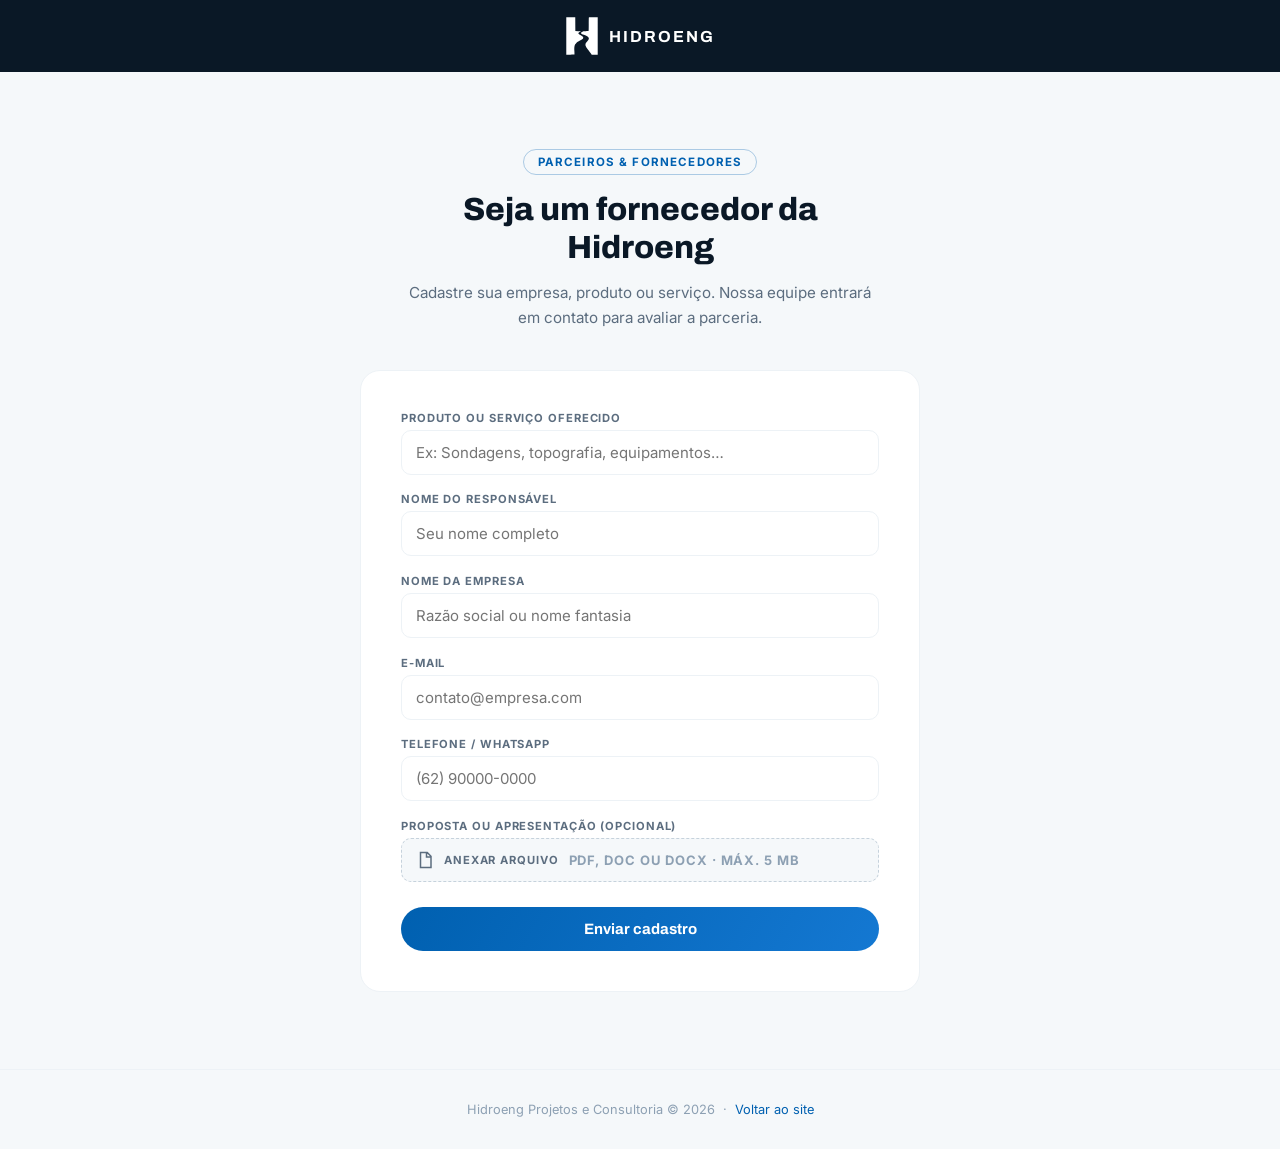
<file: Site/fornecedores/index.html>
<!DOCTYPE html>
<html lang="pt-BR">
<head>
<!-- BuildV: GTM -->
<script>(function(w,d,s,l,i){w[l]=w[l]||[];w[l].push({'gtm.start':
new Date().getTime(),event:'gtm.js'});var f=d.getElementsByTagName(s)[0],
j=d.createElement(s),dl=l!='dataLayer'?'&l='+l:'';j.async=true;j.src=
'https://www.googletagmanager.com/gtm.js?id='+i+dl;f.parentNode.insertBefore(j,f);
})(window,document,'script','dataLayer','GTM-KDT36FWB');</script>
<!-- /BuildV: GTM -->
<meta charset="UTF-8">
<meta name="viewport" content="width=device-width, initial-scale=1.0">
<title>Seja um Fornecedor — Hidroeng</title>
<meta name="description" content="Cadastre sua empresa e torne-se um fornecedor da Hidroeng Projetos e Consultoria.">
<meta name="robots" content="noindex, nofollow">
<link rel="icon" type="image/svg+xml" href="../assets/logos/logo-azul.svg">
<link rel="preconnect" href="https://fonts.googleapis.com">
<link rel="preconnect" href="https://fonts.gstatic.com" crossorigin>
<link href="https://fonts.googleapis.com/css2?family=Archivo:wght@600;700;800&family=Inter:wght@400;500;600;700&display=swap" rel="stylesheet">
<style>
:root{
  --c-primary:#0060B0; --c-primary-dark:#0056A0; --c-dark:#0A1826; --c-white:#FFF;
  --c-bg:#F5F8FA; --c-n200:#EDF2F6; --c-n400:#8DA0B3; --c-n500:#5C6D7F;
  --font:'Inter',system-ui,sans-serif; --font-display:'Archivo',system-ui,sans-serif;
  --cw:560px; --px:clamp(1.25rem,4vw,2rem); --r-sm:.625rem; --r-md:1.25rem; --r-pill:100px;
}
*,*::before,*::after{box-sizing:border-box;margin:0;padding:0}
body{font-family:var(--font);background:var(--c-bg);color:var(--c-dark);min-height:100vh;display:flex;flex-direction:column}
:focus-visible{outline:3px solid #3D96E4;outline-offset:2px}
.page-nav{background:var(--c-dark);padding:1rem var(--px);display:flex;align-items:center;justify-content:center}
.page-nav a{display:inline-flex;align-items:center;gap:10px;color:#fff;text-decoration:none;font-family:var(--font-display);font-weight:700;letter-spacing:.12em}
.page-nav img{height:40px;width:auto}
main{flex:1;display:flex;flex-direction:column;align-items:center;padding:clamp(2.5rem,6vw,5rem) var(--px)}
.page-header{text-align:center;max-width:480px;margin-bottom:2.5rem}
.page-header .overline{display:inline-flex;align-items:center;gap:6px;font-size:.72rem;font-weight:700;letter-spacing:.1em;text-transform:uppercase;color:var(--c-primary);border:1px solid rgba(0,96,176,.3);border-radius:var(--r-pill);padding:5px 14px;margin-bottom:1rem}
.page-header h1{font-family:var(--font-display);font-size:clamp(1.5rem,3vw + .5rem,2rem);font-weight:800;line-height:1.2;margin-bottom:.75rem}
.page-header p{font-size:.95rem;color:var(--c-n500);line-height:1.65}
.form-card{background:var(--c-white);border-radius:var(--r-md);border:1px solid var(--c-n200);padding:clamp(1.75rem,4vw,2.5rem);width:100%;max-width:var(--cw)}
.form-grid{display:flex;flex-direction:column;gap:1.1rem}
.form-group{display:flex;flex-direction:column;gap:5px}
.form-group label{font-size:.7rem;font-weight:700;text-transform:uppercase;letter-spacing:.08em;color:var(--c-n500)}
.form-group input,.form-group select,.form-group textarea{padding:12px 14px;border:1px solid var(--c-n200);border-radius:var(--r-sm);font-family:var(--font);font-size:.9375rem;color:var(--c-dark);background:var(--c-white);transition:border-color .2s;width:100%}
.form-group input:focus,.form-group select:focus{outline:none;border-color:var(--c-primary);box-shadow:0 0 0 3px rgba(0,96,176,.15)}
.file-label{display:flex;align-items:center;gap:10px;padding:12px 14px;border:1px dashed #C6D2DC;border-radius:var(--r-sm);background:var(--c-bg);cursor:pointer;font-size:.875rem;color:var(--c-n500);transition:border-color .2s}
.file-label:hover{border-color:var(--c-primary)}
input[type="file"]{display:none}
.file-name{font-size:.8125rem;color:var(--c-n400)}
.form-submit{width:100%;padding:14px;background:linear-gradient(120deg,#0060B0,#1478D2);color:#fff;border:none;border-radius:var(--r-pill);font-family:var(--font-display);font-size:.9375rem;font-weight:700;cursor:pointer;transition:filter .2s,transform .15s;margin-top:.5rem}
.form-submit:hover{filter:brightness(1.08);transform:translateY(-1px)}
.form-submit:disabled{opacity:.5;cursor:not-allowed;transform:none}
.form-feedback{padding:12px 16px;border-radius:var(--r-sm);font-size:.875rem;display:none}
.form-feedback.success{background:#f0faf4;border:1px solid #a3d9b1;color:#1a6b35}
.form-feedback.error{background:#fdf2f2;border:1px solid #e8b4b4;color:#8a2020}
.page-footer{text-align:center;padding:2rem var(--px);font-size:.8rem;color:var(--c-n400);border-top:1px solid var(--c-n200)}
.page-footer a{color:var(--c-primary);text-decoration:none}
@media (max-width:600px){.form-card{padding:1.5rem 1.25rem}}
</style>
</head>
<body>
<!-- BuildV: GTM (noscript) -->
<noscript><iframe src="https://www.googletagmanager.com/ns.html?id=GTM-KDT36FWB"
height="0" width="0" style="display:none;visibility:hidden"></iframe></noscript>
<!-- /BuildV: GTM (noscript) -->
<nav class="page-nav">
  <a href="../" aria-label="Hidroeng — Home">
    <img src="../assets/logos/logo-branco.svg" alt="Hidroeng" width="34" height="40"><span>HIDROENG</span>
  </a>
</nav>
<main>
  <header class="page-header">
    <span class="overline">Parceiros &amp; Fornecedores</span>
    <h1>Seja um fornecedor da Hidroeng</h1>
    <p>Cadastre sua empresa, produto ou serviço. Nossa equipe entrará em contato para avaliar a parceria.</p>
  </header>
  <div class="form-card">
    <form id="formFornecedor" class="form-grid" enctype="multipart/form-data">
      <input type="hidden" name="form_type" value="fornecedor">
      <div class="form-group">
        <label for="f-produto">Produto ou serviço oferecido</label>
        <input type="text" id="f-produto" name="produto" placeholder="Ex: Sondagens, topografia, equipamentos…" required>
      </div>
      <div class="form-group">
        <label for="f-nome">Nome do responsável</label>
        <input type="text" id="f-nome" name="nome" placeholder="Seu nome completo" required>
      </div>
      <div class="form-group">
        <label for="f-empresa">Nome da empresa</label>
        <input type="text" id="f-empresa" name="empresa" placeholder="Razão social ou nome fantasia" required>
      </div>
      <div class="form-group">
        <label for="f-email">E-mail</label>
        <input type="email" id="f-email" name="email" placeholder="contato@empresa.com" required>
      </div>
      <div class="form-group">
        <label for="f-tel">Telefone / WhatsApp</label>
        <input type="tel" id="f-tel" name="telefone" placeholder="(62) 90000-0000" required>
      </div>
      <div class="form-group">
        <label for="f-arquivo">Proposta ou apresentação (opcional)</label>
        <label class="file-label" for="f-arquivo">
          <svg width="18" height="18" viewBox="0 0 24 24" fill="none" stroke="currentColor" stroke-width="2" stroke-linecap="round" aria-hidden="true"><path d="M6 2h9l5 5v15H6zM14 2v6h6"/></svg>
          Anexar arquivo
          <span class="file-name" id="f-file-name">PDF, DOC ou DOCX · máx. 5 MB</span>
        </label>
        <input type="file" id="f-arquivo" name="arquivo" accept=".pdf,.doc,.docx">
      </div>
      <div class="form-feedback" id="f-feedback" role="status"></div>
      <button type="submit" class="form-submit" id="f-submit">Enviar cadastro</button>
    </form>
  </div>
</main>
<footer class="page-footer">
  <p>Hidroeng Projetos e Consultoria &copy; 2026 &nbsp;·&nbsp; <a href="../">Voltar ao site</a></p>
</footer>
<script>
(function () {
  var arq = document.getElementById('f-arquivo');
  if (arq) arq.addEventListener('change', function () {
    document.getElementById('f-file-name').textContent = this.files[0] ? this.files[0].name : 'PDF, DOC ou DOCX · máx. 5 MB';
  });
  var form = document.getElementById('formFornecedor');
  var btn = document.getElementById('f-submit');
  var feedback = document.getElementById('f-feedback');
  form.addEventListener('submit', function (e) {
    e.preventDefault();
    var orig = btn.textContent;
    btn.disabled = true; btn.textContent = 'Enviando…'; feedback.style.display = 'none';
    fetch('../form-handler.php', { method: 'POST', body: new FormData(form) })
      .then(function (r) { return r.json(); })
      .then(function (d) {
        if (d.success) {
          feedback.className = 'form-feedback success';
          feedback.textContent = 'Cadastro enviado! Entraremos em contato em breve.';
          feedback.style.display = 'block';
          form.reset();
          document.getElementById('f-file-name').textContent = 'PDF, DOC ou DOCX · máx. 5 MB';
        } else { throw new Error(d.message || 'Erro ao enviar.'); }
      })
      .catch(function (err) { feedback.className = 'form-feedback error'; feedback.textContent = err.message; feedback.style.display = 'block'; })
      .finally(function () { btn.disabled = false; btn.textContent = orig; });
  });
}());
</script>
</body>
</html>
</file>
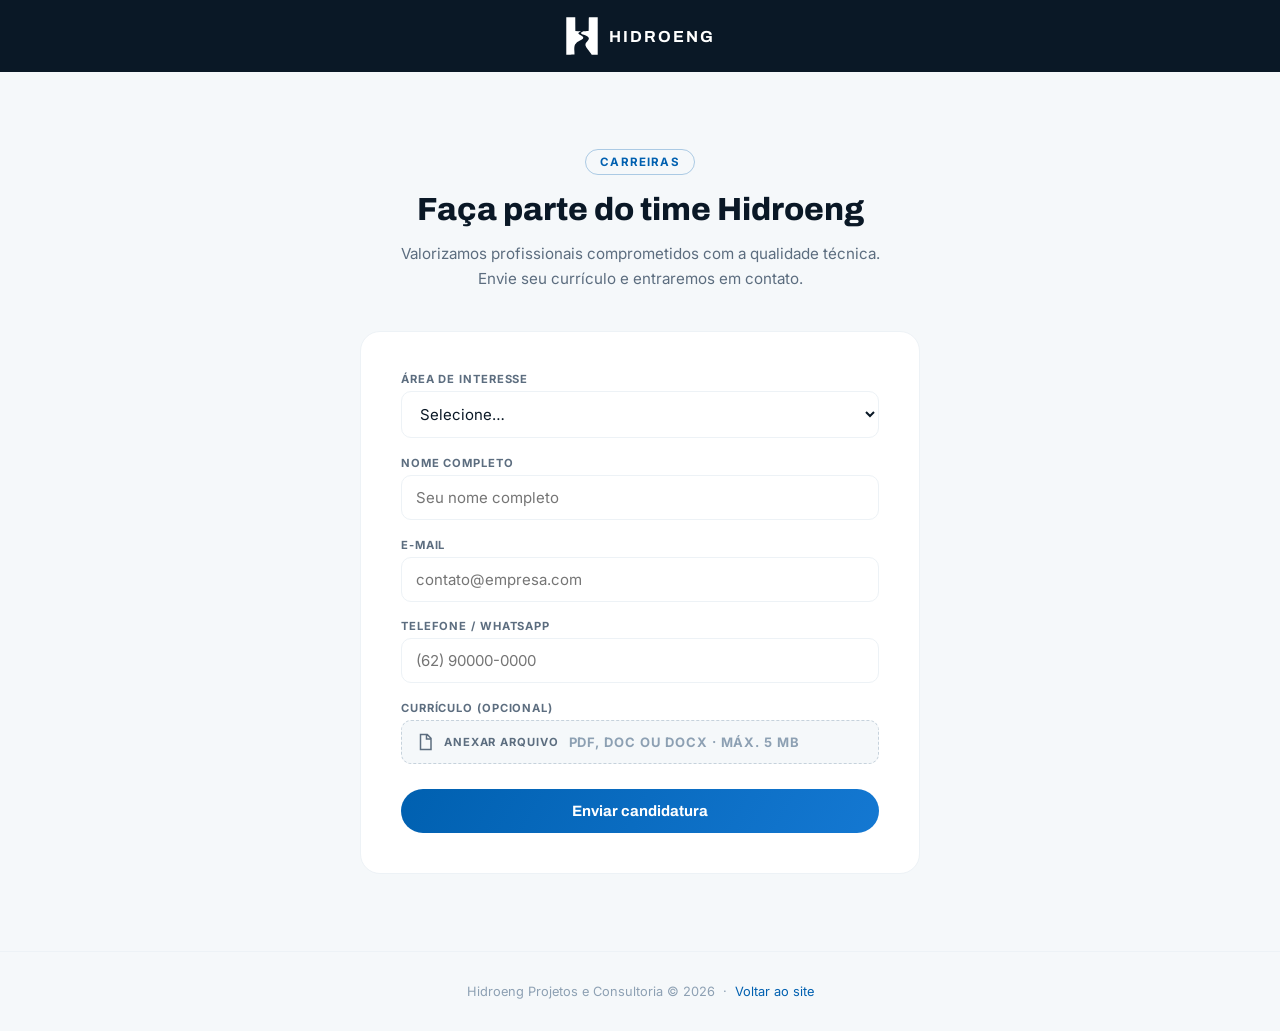
<file: Site/trabalhe-conosco/index.html>
<!DOCTYPE html>
<html lang="pt-BR">
<head>
<!-- BuildV: GTM -->
<script>(function(w,d,s,l,i){w[l]=w[l]||[];w[l].push({'gtm.start':
new Date().getTime(),event:'gtm.js'});var f=d.getElementsByTagName(s)[0],
j=d.createElement(s),dl=l!='dataLayer'?'&l='+l:'';j.async=true;j.src=
'https://www.googletagmanager.com/gtm.js?id='+i+dl;f.parentNode.insertBefore(j,f);
})(window,document,'script','dataLayer','GTM-KDT36FWB');</script>
<!-- /BuildV: GTM -->
<meta charset="UTF-8">
<meta name="viewport" content="width=device-width, initial-scale=1.0">
<title>Trabalhe Conosco — Hidroeng</title>
<meta name="description" content="Envie seu currículo e faça parte do time da Hidroeng Projetos e Consultoria.">
<meta name="robots" content="noindex, nofollow">
<link rel="icon" type="image/svg+xml" href="../assets/logos/logo-azul.svg">
<link rel="preconnect" href="https://fonts.googleapis.com">
<link rel="preconnect" href="https://fonts.gstatic.com" crossorigin>
<link href="https://fonts.googleapis.com/css2?family=Archivo:wght@600;700;800&family=Inter:wght@400;500;600;700&display=swap" rel="stylesheet">
<style>
:root{
  --c-primary:#0060B0; --c-primary-dark:#0056A0; --c-dark:#0A1826; --c-white:#FFF;
  --c-bg:#F5F8FA; --c-n200:#EDF2F6; --c-n400:#8DA0B3; --c-n500:#5C6D7F;
  --font:'Inter',system-ui,sans-serif; --font-display:'Archivo',system-ui,sans-serif;
  --cw:560px; --px:clamp(1.25rem,4vw,2rem); --r-sm:.625rem; --r-md:1.25rem; --r-pill:100px;
}
*,*::before,*::after{box-sizing:border-box;margin:0;padding:0}
body{font-family:var(--font);background:var(--c-bg);color:var(--c-dark);min-height:100vh;display:flex;flex-direction:column}
:focus-visible{outline:3px solid #3D96E4;outline-offset:2px}
.page-nav{background:var(--c-dark);padding:1rem var(--px);display:flex;align-items:center;justify-content:center}
.page-nav a{display:inline-flex;align-items:center;gap:10px;color:#fff;text-decoration:none;font-family:var(--font-display);font-weight:700;letter-spacing:.12em}
.page-nav img{height:40px;width:auto}
main{flex:1;display:flex;flex-direction:column;align-items:center;padding:clamp(2.5rem,6vw,5rem) var(--px)}
.page-header{text-align:center;max-width:480px;margin-bottom:2.5rem}
.page-header .overline{display:inline-flex;align-items:center;gap:6px;font-size:.72rem;font-weight:700;letter-spacing:.1em;text-transform:uppercase;color:var(--c-primary);border:1px solid rgba(0,96,176,.3);border-radius:var(--r-pill);padding:5px 14px;margin-bottom:1rem}
.page-header h1{font-family:var(--font-display);font-size:clamp(1.5rem,3vw + .5rem,2rem);font-weight:800;line-height:1.2;margin-bottom:.75rem}
.page-header p{font-size:.95rem;color:var(--c-n500);line-height:1.65}
.form-card{background:var(--c-white);border-radius:var(--r-md);border:1px solid var(--c-n200);padding:clamp(1.75rem,4vw,2.5rem);width:100%;max-width:var(--cw)}
.form-grid{display:flex;flex-direction:column;gap:1.1rem}
.form-group{display:flex;flex-direction:column;gap:5px}
.form-group label{font-size:.7rem;font-weight:700;text-transform:uppercase;letter-spacing:.08em;color:var(--c-n500)}
.form-group input,.form-group select,.form-group textarea{padding:12px 14px;border:1px solid var(--c-n200);border-radius:var(--r-sm);font-family:var(--font);font-size:.9375rem;color:var(--c-dark);background:var(--c-white);transition:border-color .2s;width:100%}
.form-group input:focus,.form-group select:focus{outline:none;border-color:var(--c-primary);box-shadow:0 0 0 3px rgba(0,96,176,.15)}
.file-label{display:flex;align-items:center;gap:10px;padding:12px 14px;border:1px dashed #C6D2DC;border-radius:var(--r-sm);background:var(--c-bg);cursor:pointer;font-size:.875rem;color:var(--c-n500);transition:border-color .2s}
.file-label:hover{border-color:var(--c-primary)}
input[type="file"]{display:none}
.file-name{font-size:.8125rem;color:var(--c-n400)}
.form-submit{width:100%;padding:14px;background:linear-gradient(120deg,#0060B0,#1478D2);color:#fff;border:none;border-radius:var(--r-pill);font-family:var(--font-display);font-size:.9375rem;font-weight:700;cursor:pointer;transition:filter .2s,transform .15s;margin-top:.5rem}
.form-submit:hover{filter:brightness(1.08);transform:translateY(-1px)}
.form-submit:disabled{opacity:.5;cursor:not-allowed;transform:none}
.form-feedback{padding:12px 16px;border-radius:var(--r-sm);font-size:.875rem;display:none}
.form-feedback.success{background:#f0faf4;border:1px solid #a3d9b1;color:#1a6b35}
.form-feedback.error{background:#fdf2f2;border:1px solid #e8b4b4;color:#8a2020}
.page-footer{text-align:center;padding:2rem var(--px);font-size:.8rem;color:var(--c-n400);border-top:1px solid var(--c-n200)}
.page-footer a{color:var(--c-primary);text-decoration:none}
@media (max-width:600px){.form-card{padding:1.5rem 1.25rem}}
</style>
</head>
<body>
<!-- BuildV: GTM (noscript) -->
<noscript><iframe src="https://www.googletagmanager.com/ns.html?id=GTM-KDT36FWB"
height="0" width="0" style="display:none;visibility:hidden"></iframe></noscript>
<!-- /BuildV: GTM (noscript) -->
<nav class="page-nav">
  <a href="../" aria-label="Hidroeng — Home">
    <img src="../assets/logos/logo-branco.svg" alt="Hidroeng" width="34" height="40"><span>HIDROENG</span>
  </a>
</nav>
<main>
  <header class="page-header">
    <span class="overline">Carreiras</span>
    <h1>Faça parte do time Hidroeng</h1>
    <p>Valorizamos profissionais comprometidos com a qualidade técnica. Envie seu currículo e entraremos em contato.</p>
  </header>
  <div class="form-card">
    <form id="formTrabalhe" class="form-grid" enctype="multipart/form-data">
      <input type="hidden" name="form_type" value="candidato">
      <div class="form-group">
        <label for="t-area">Área de interesse</label>
        <select id="t-area" name="area" required>
          <option value="" disabled selected>Selecione…</option>
          <option>Projetos de abastecimento de água</option>
          <option>Projetos de esgotamento sanitário</option>
          <option>Estudos técnicos / hidrologia</option>
          <option>Administrativo / Comercial</option>
          <option>Outro</option>
        </select>
      </div>
      <div class="form-group">
        <label for="f-nome">Nome completo</label>
        <input type="text" id="f-nome" name="nome" placeholder="Seu nome completo" required>
      </div>
      <div class="form-group">
        <label for="f-email">E-mail</label>
        <input type="email" id="f-email" name="email" placeholder="contato@empresa.com" required>
      </div>
      <div class="form-group">
        <label for="f-tel">Telefone / WhatsApp</label>
        <input type="tel" id="f-tel" name="telefone" placeholder="(62) 90000-0000" required>
      </div>
      <div class="form-group">
        <label for="t-arquivo">Currículo (opcional)</label>
        <label class="file-label" for="t-arquivo">
          <svg width="18" height="18" viewBox="0 0 24 24" fill="none" stroke="currentColor" stroke-width="2" stroke-linecap="round" aria-hidden="true"><path d="M6 2h9l5 5v15H6zM14 2v6h6"/></svg>
          Anexar arquivo
          <span class="file-name" id="t-file-name">PDF, DOC ou DOCX · máx. 5 MB</span>
        </label>
        <input type="file" id="t-arquivo" name="arquivo" accept=".pdf,.doc,.docx">
      </div>
      <div class="form-feedback" id="t-feedback" role="status"></div>
      <button type="submit" class="form-submit" id="t-submit">Enviar candidatura</button>
    </form>
  </div>
</main>
<footer class="page-footer">
  <p>Hidroeng Projetos e Consultoria &copy; 2026 &nbsp;·&nbsp; <a href="../">Voltar ao site</a></p>
</footer>
<script>
(function () {
  var arq = document.getElementById('t-arquivo');
  if (arq) arq.addEventListener('change', function () {
    document.getElementById('t-file-name').textContent = this.files[0] ? this.files[0].name : 'PDF, DOC ou DOCX · máx. 5 MB';
  });
  var form = document.getElementById('formTrabalhe');
  var btn = document.getElementById('t-submit');
  var feedback = document.getElementById('t-feedback');
  form.addEventListener('submit', function (e) {
    e.preventDefault();
    var orig = btn.textContent;
    btn.disabled = true; btn.textContent = 'Enviando…'; feedback.style.display = 'none';
    fetch('../form-handler.php', { method: 'POST', body: new FormData(form) })
      .then(function (r) { return r.json(); })
      .then(function (d) {
        if (d.success) {
          feedback.className = 'form-feedback success';
          feedback.textContent = 'Candidatura enviada! Entraremos em contato em breve.';
          feedback.style.display = 'block';
          form.reset();
          document.getElementById('t-file-name').textContent = 'PDF, DOC ou DOCX · máx. 5 MB';
        } else { throw new Error(d.message || 'Erro ao enviar.'); }
      })
      .catch(function (err) { feedback.className = 'form-feedback error'; feedback.textContent = err.message; feedback.style.display = 'block'; })
      .finally(function () { btn.disabled = false; btn.textContent = orig; });
  });
}());
</script>
</body>
</html>
</file>
